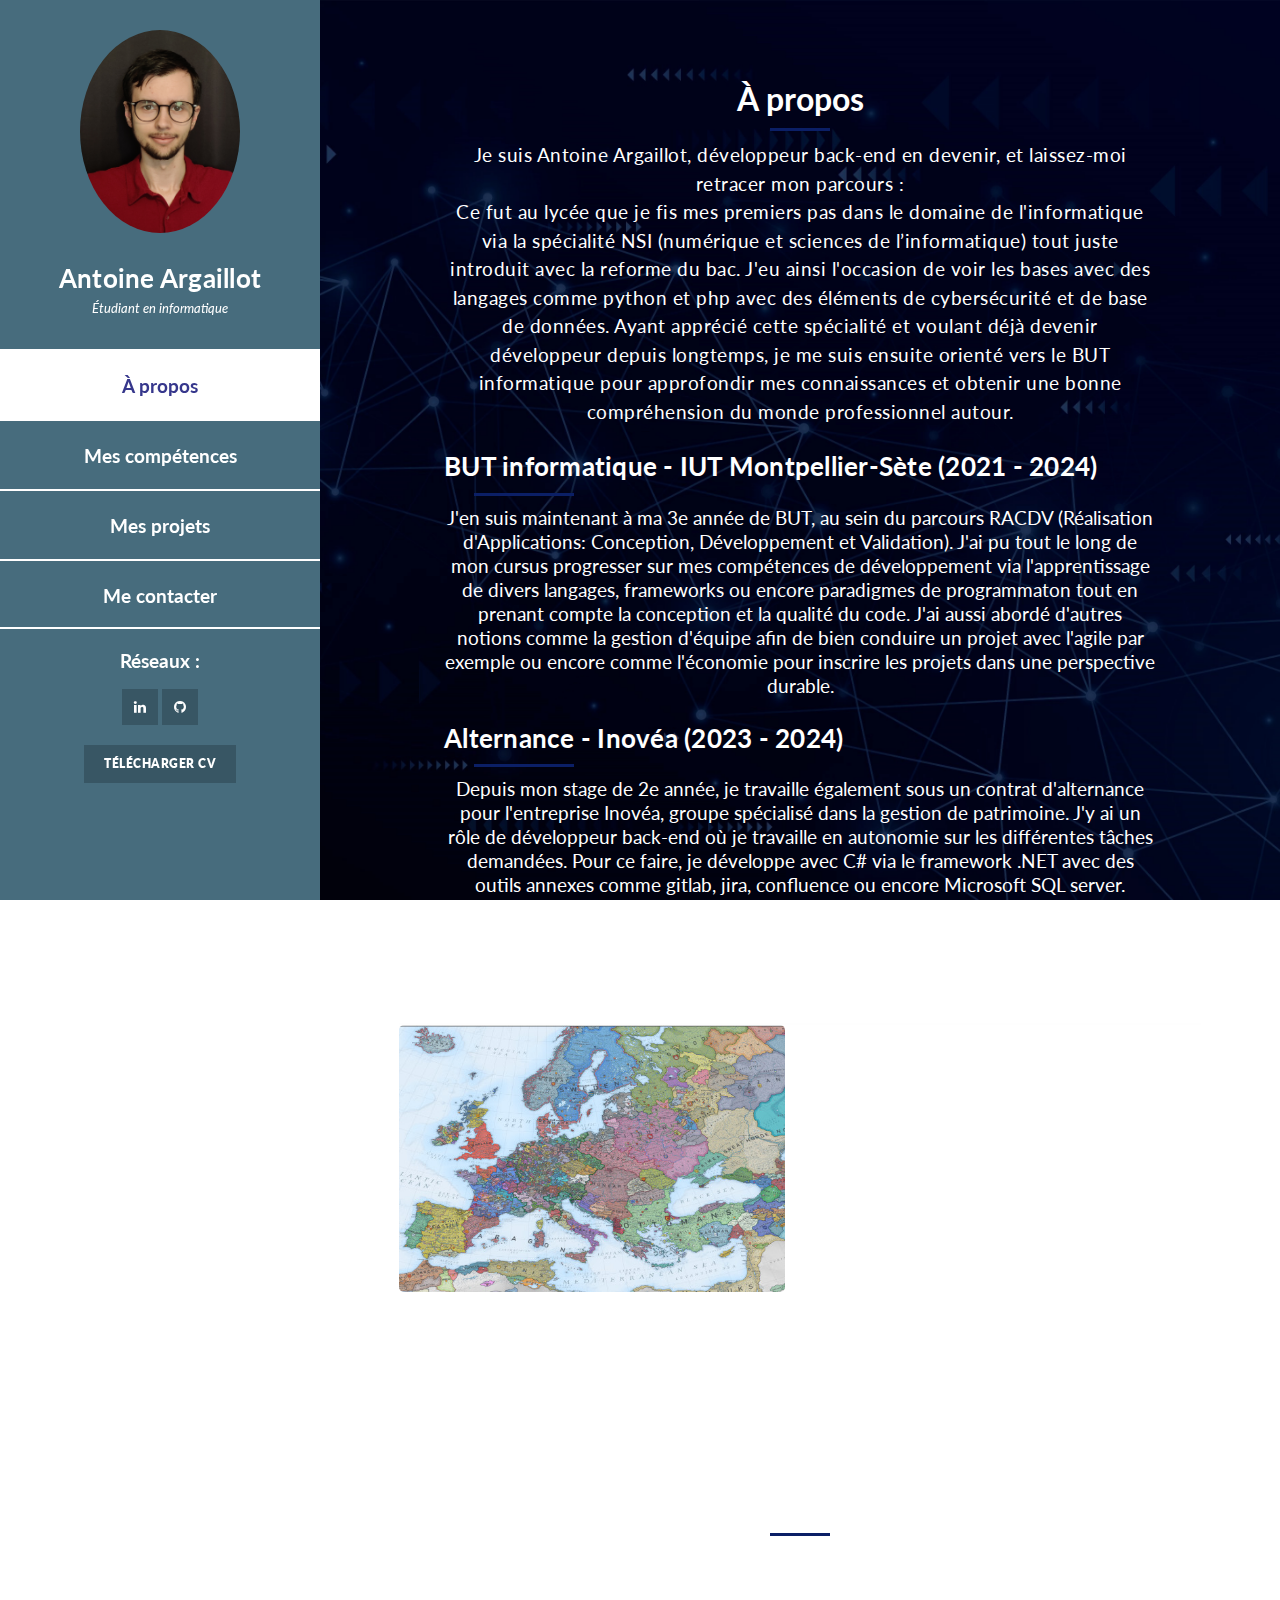
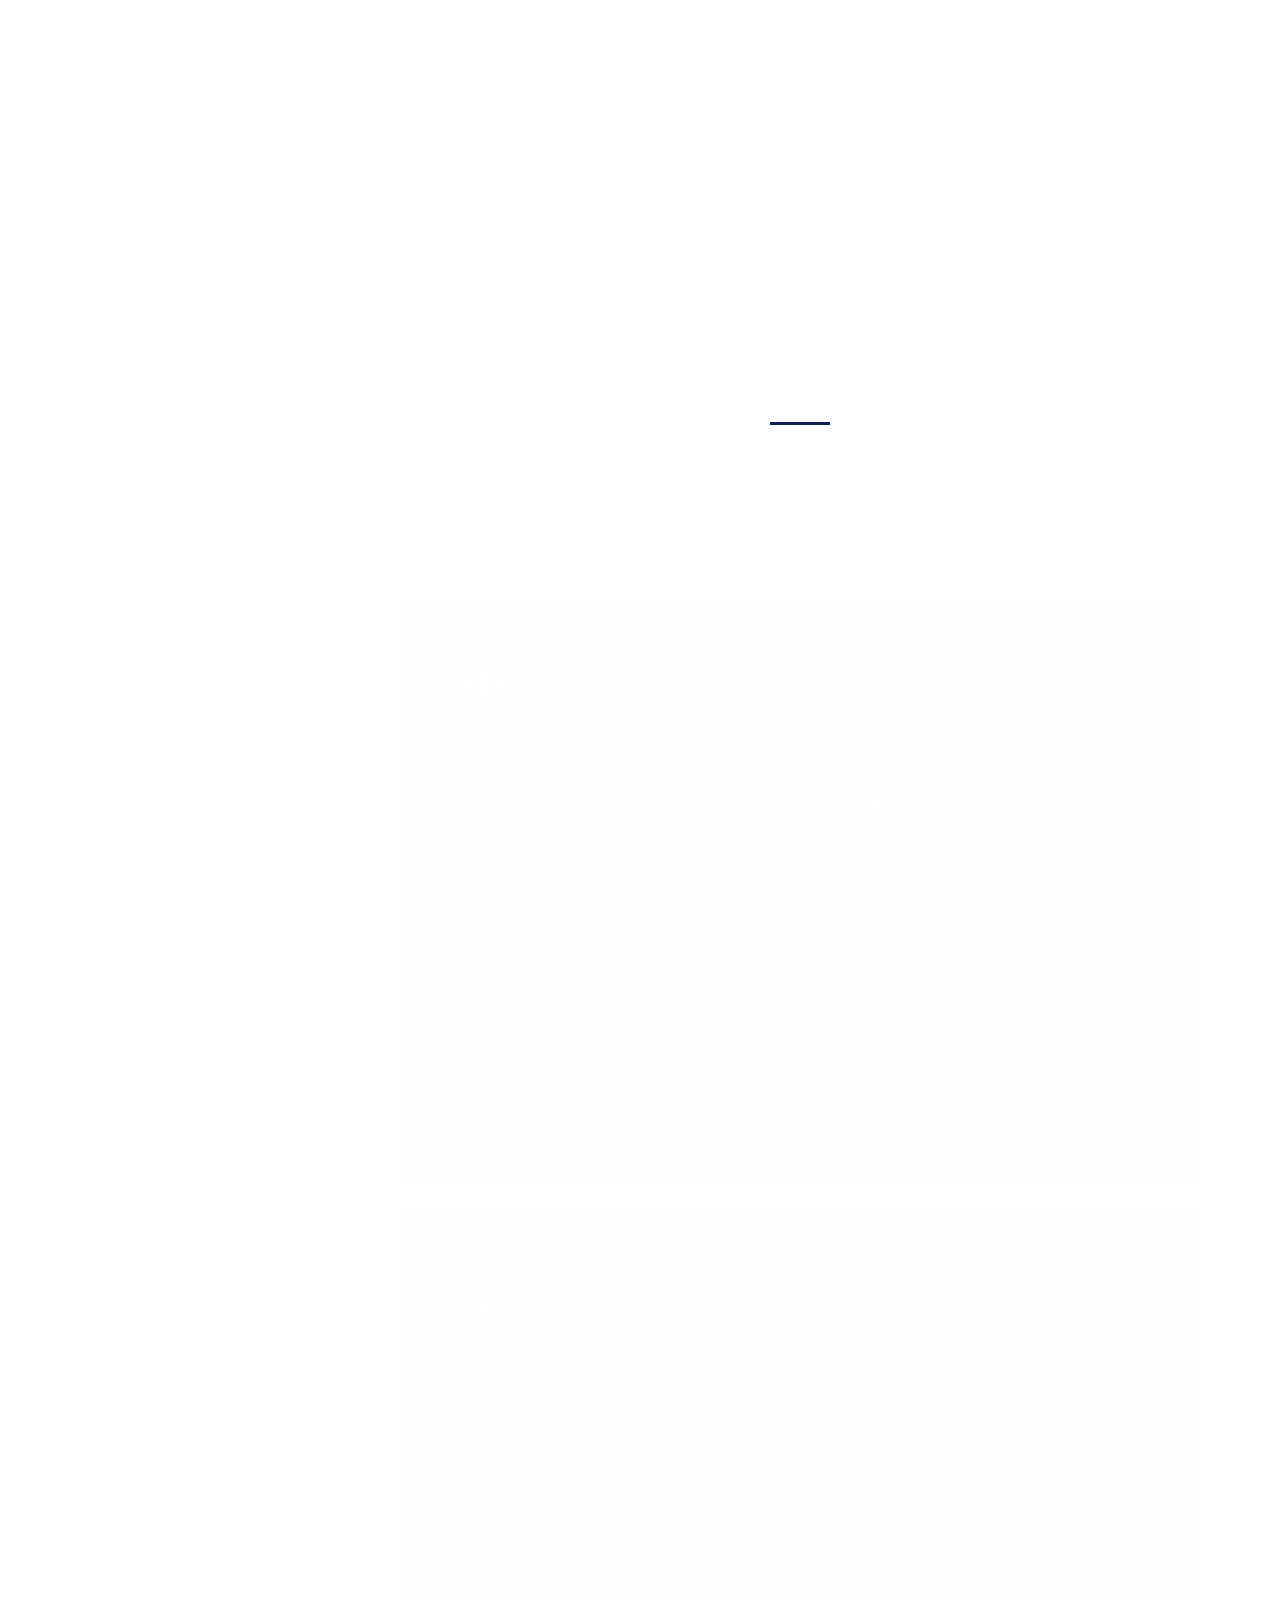
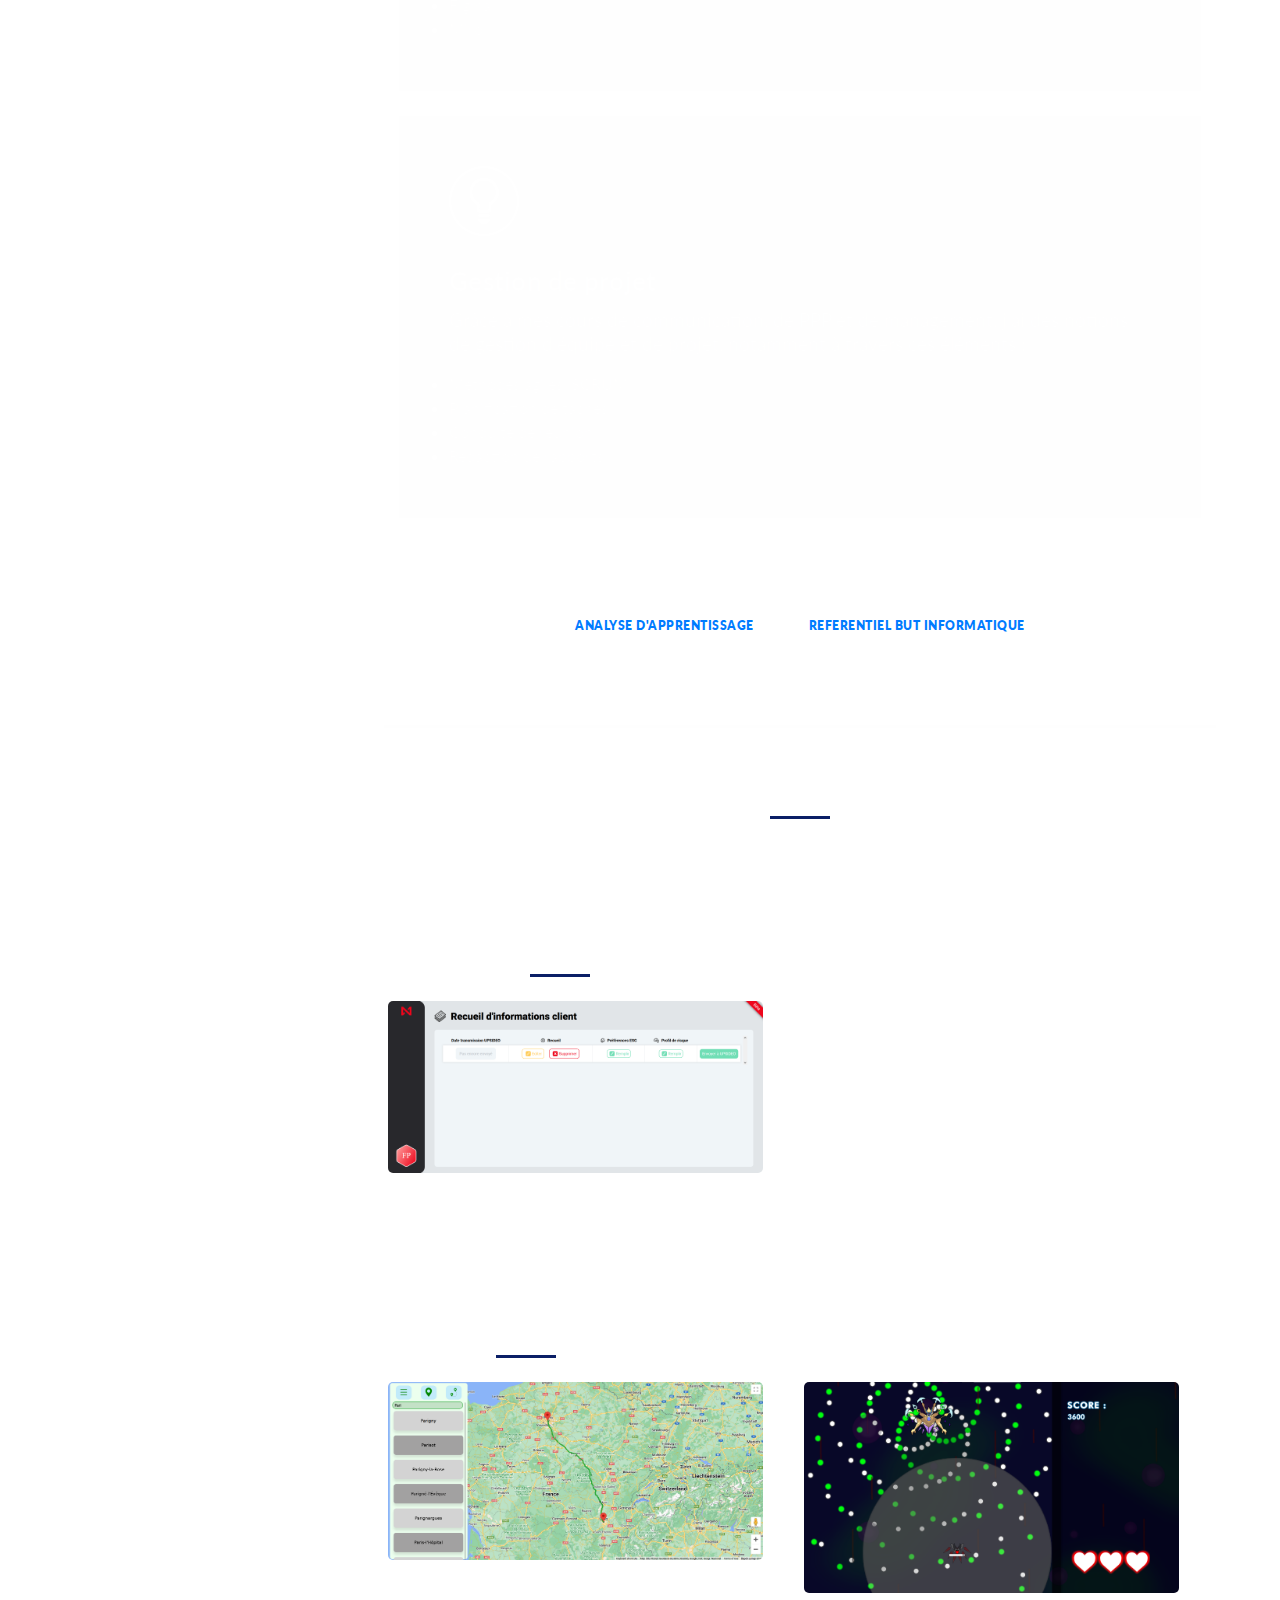
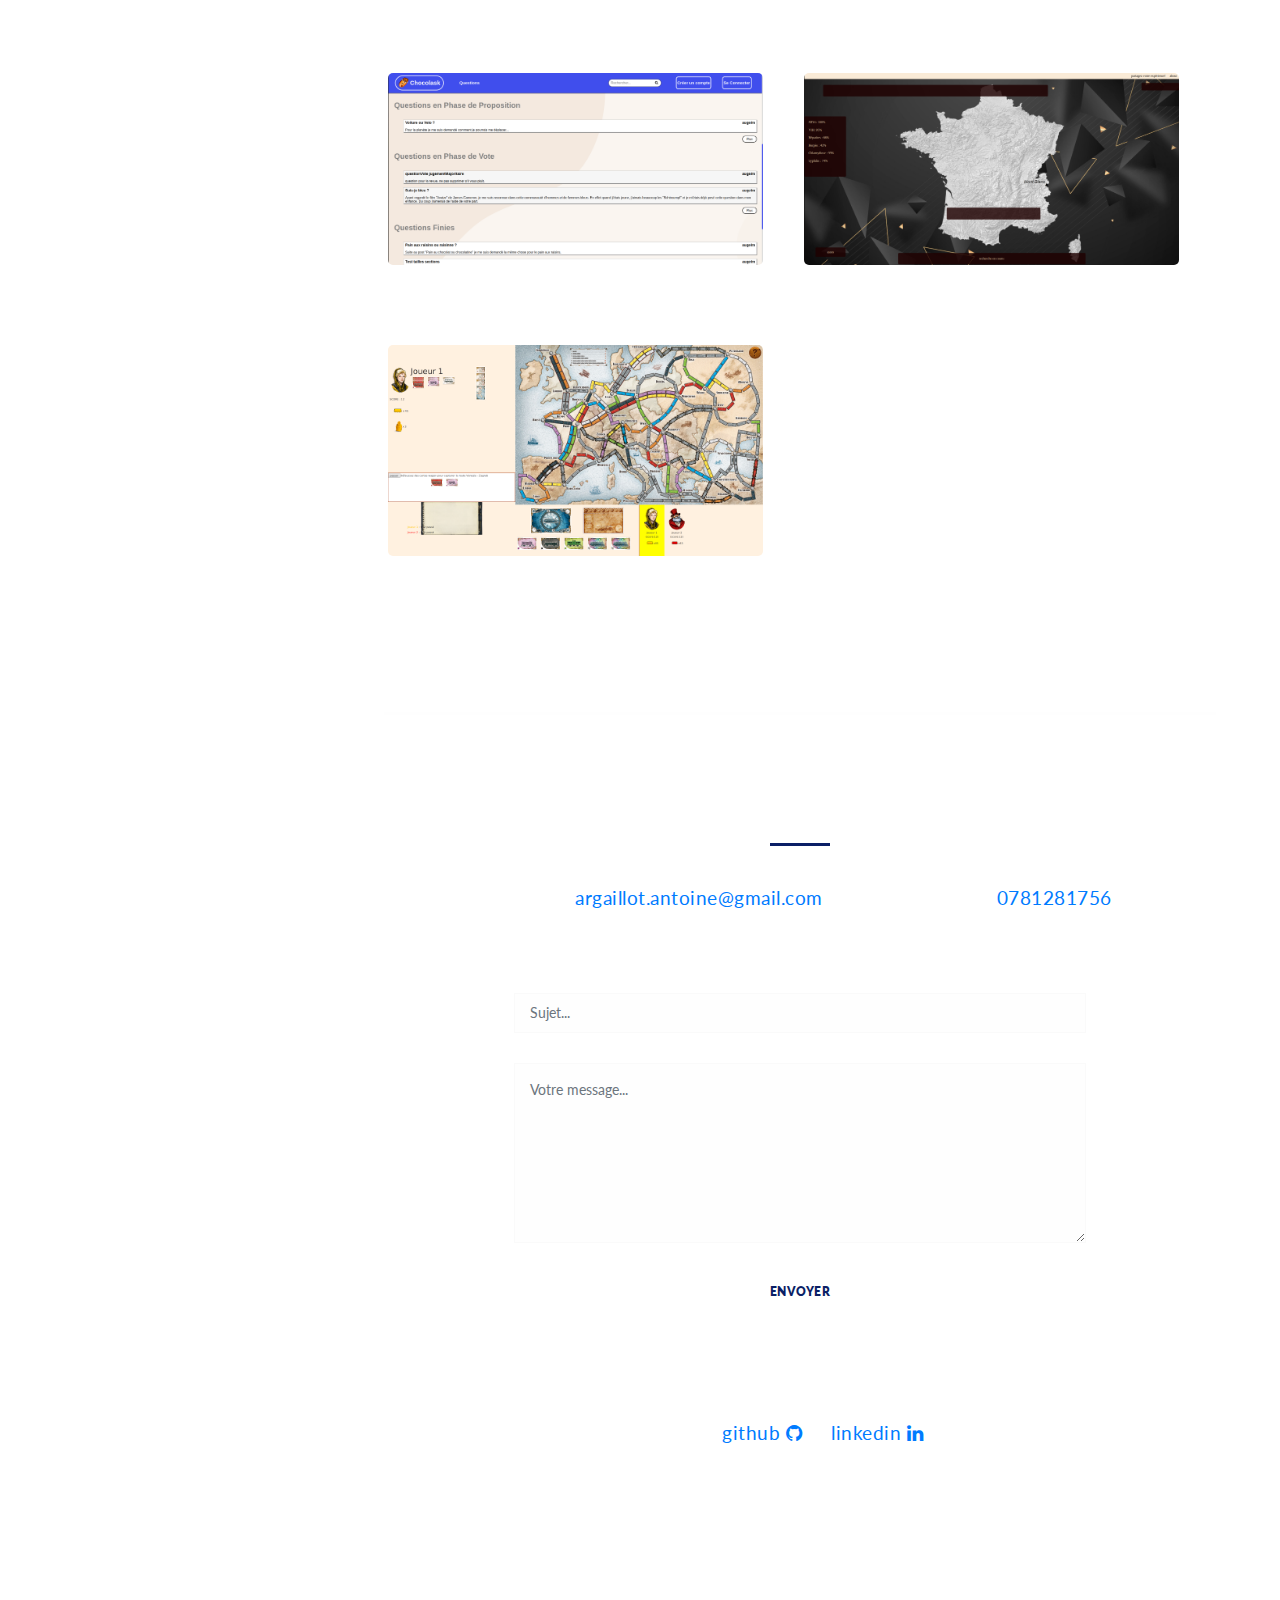
<file: index.html>
<!DOCTYPE html>
<html lang="fr">
<head>
    <meta charset="utf-8"/>
    <meta
            name="viewport"
            content="width=device-width, initial-scale=1, shrink-to-fit=no"
    />
    <meta name="description" content=""/>
    <meta name="author" content=""/>
    <link
            href="https://fonts.googleapis.com/css?family=Lato:100,300,400,700,900"
            rel="stylesheet"
    />

    <title>Antoine Argaillot Portfolio</title>
    <!--
    Reflux Template
    https://templatemo.com/tm-531-reflux
    -->
    <!-- Bootstrap core CSS -->
    <link href="vendor/bootstrap/css/bootstrap.min.css" rel="stylesheet"/>

    <!-- Additional CSS Files -->
    <link rel="stylesheet" href="assets/css/fontawesome.css"/>
    <link rel="stylesheet" href="assets/css/templatemo-style.css"/>
    <link rel="stylesheet" href="assets/css/owl.css"/>
    <link rel="stylesheet" href="assets/css/lightbox.css"/>
</head>

<body>
<div id="page-wraper">
    <!-- Sidebar Menu -->
    <div class="responsive-nav">
        <i class="fa fa-bars" id="menu-toggle"></i>
        <div id="menu" class="menu">
            <i class="fa fa-times" id="menu-close"></i>
            <div class="container">
                <div class="image">
                    <a href="#"><img src="assets/images/profil/profilePicture.png" alt=""/></a>
                </div>
                <div class="author-content">
                    <h4>Antoine Argaillot</h4>
                    <span>Étudiant en informatique</span>
                </div>
                <nav class="main-nav" role="navigation">
                    <ul class="main-menu">
                        <li><a href="#section1">À propos</a></li>
                        <li><a href="#section2">Mes compétences</a></li>
                        <li><a href="#section3">Mes projets</a></li>
                        <li><a href="#section4">Me contacter</a></li>
                    </ul>
                </nav>
                <div class="social-network">
                    <p class="reseaux">Réseaux :</p>
                    <ul>
                        <li>
                            <a href="https://www.linkedin.com/in/antoine-argaillot/"><i class="fa fa-linkedin"></i></a>
                        </li>
                        <li>
                            <a href="https://github.com/Phiroy"><i class="fa fa-github"></i></a>
                        </li>
                    </ul>
                </div>

                <div class="button" id="cv">
                    <a href="assets/images/profil/CV-ARGAILLOT.pdf">télécharger CV</a>
                </div>
            </div>
        </div>
    </div>

    <section class="section about-me" data-section="section1">
        <div class="container">
            <div class="section-heading">
                <h2>À propos</h2>
                <div class="line-dec"></div>
                <span>
                    Je suis Antoine Argaillot, développeur back-end en devenir, et laissez-moi retracer mon parcours :
                    <br>Ce fut au lycée que je fis mes premiers pas dans le domaine de l'informatique via la spécialité NSI (numérique et sciences de l’informatique) tout juste introduit avec la reforme du bac.
                  J'eu ainsi l'occasion de voir les bases avec des langages comme python et php avec des éléments de cybersécurité et de base de données.
                  Ayant apprécié cette spécialité et voulant déjà devenir développeur depuis longtemps, je me suis ensuite orienté vers le BUT informatique pour approfondir mes connaissances et obtenir une bonne compréhension du monde professionnel autour.</span>
                <h4 class="title-start">BUT informatique - IUT Montpellier-Sète (2021 - 2024)</h4>
                <div class="line-dec start-line"></div>
                <p>
                    J'en suis maintenant à ma 3e année de BUT, au sein du parcours RACDV (Réalisation d'Applications:
                    Conception, Développement et Validation). J'ai pu tout le long de mon cursus progresser sur mes
                    compétences de développement via
                    l'apprentissage de divers langages, frameworks ou encore paradigmes de programmaton tout en prenant
                    compte la conception et la qualité du code.
                    J'ai aussi abordé d'autres notions comme la gestion d'équipe afin de bien conduire un projet avec
                    l'agile par exemple ou encore comme l'économie pour inscrire les projets
                    dans une perspective durable.
                </p>


                <h4 class="title-start">Alternance - Inovéa (2023 - 2024)</h4>
                <div class="line-dec start-line"></div>
                <p>
                    Depuis mon stage de 2e année, je travaille également sous un contrat d'alternance pour l'entreprise
                    Inovéa, groupe spécialisé dans la gestion de patrimoine. J'y ai un rôle de développeur back-end où
                    je travaille
                    en autonomie sur les différentes tâches demandées. Pour ce faire, je développe avec C# via le
                    framework .NET avec des outils annexes comme gitlab, jira, confluence ou encore Microsoft SQL
                    server.</span

                </p>


            </div>
            <div class="left-image-post">
                <div class="row">
                    <div class="col-md-6">
                        <div class="left-image">
                            <img src="assets/images/index/carteEurope.jpg" alt="Ma carte préférée d'Europe"/>
                        </div>
                    </div>
                    <div class="col-md-6">
                        <div class="right-text">
                            <h4>Centres d'intérêt</h4>

                            <p>
                                Je suis un grand fan de jeux vidéo, avec une préférence pour les RPG et les
                                jeux de stratégies.
                                L'histoire est également une passion pour moi. J'apprécie lire des biographies ou autre
                                livres historiques, surtout concernant la période du Moyen-Âge et de la Renaissance avec
                                les différentes dynasties.
                                J'aime également regarder ou imaginer des uchronies (histoires alternatives).
                            </p>
                        </div>
                    </div>
                </div>
            </div>
            <div class="section-heading">
                <h4>Projets avenirs</h4>
                <div class="line-dec"></div>
                <p>
                    Suite au BUT, mon objectif principal est de poursuivre mes études vers un master,
                    en continuant mon alternance actuel si possible.
                    J'aimerais nottament y découvrir de nouvelles notions entourant des domaines comme l'intelligence
                    artificielle, l'algorithmie ou encore le multimédia, bien que je ne sois pas encore décidé de ma
                    spécialisation pour l'instant.
                    Une fois mon master obtenu,
                    je compte devenir développeur logiciel back-end, mais je reste ouvert à la possibilité de faire du
                    web voir du jeu vidéo si l'occasion se présente.
                </p>
            </div>
        </div>
    </section>

    <section class="section my-services" data-section="section2">
        <div class="container">
            <div class="section-heading">
                <h2>Mes compétences</h2>
                <div class="line-dec"></div>
                <span
                >Tout le long de mon cursus, j'ai pu acquerir un ensemble non exaustif de compétences à la fois techniques et managériales que ce soit en modélisation, développement web ou encore méthodes agiles.</span
                >
            </div>
            <div>
                <div class="service-item">
                    <div class="second-service-icon service-icon"></div>
                    <h4>Langages de programmation</h4>
                    <p>
                        Mes deux langages de prédilection sont <strong>JAVA</strong> et <strong>C#</strong> que j'ai
                        utilisé extensivement dans mes études et dans mon alternance à Inovéa.
                        Je les ai ainsi mis en pratique dans un contexte de développement orienté objet, et ce, dans divers
                        cadres (logiciel, web et jeu vidéo).
                    </p>

                    <p>
                        Au sein de mes cours de développement web, j'ai appris et pratiqué ces
                        langages pour développer la partie back-end d'un site :
                    </p>
                    <div>
                        <li>PHP (avec le framework symfony)</li>
                        <li>Javascript (avec le framework Vue.js)</li>
                    </div>

                    <p>
                        J'ai aussi abordé une variété d'autres langages :
                    </p>
                    <div>
                        <li>Python ( programmation fonctionnelle au sein de mes cours de NSI )</li>
                        <li>Scala ( apprentissage du paradigme fonctionnel )</li>
                        <li>C ( programmation bas niveau )</li>
                    </div>
                </div>
                <div class="service-item">
                    <div class="third-service-icon service-icon"></div>
                    <h4>Outils</h4>
                    <p>
                        Pour développer mes projets, j'ai utilisé plusieurs IDE pour faciliter le codage :
                    </p>
                    <li>JetBrains</li>
                    <li>Visual Studio Code</li>
                    <p>
                        J'ai également utilisé Github et gitlab pour versionner et communiquer les projets
                    </p>
                    <p>
                        Enfin, j'ai fait appel à plusieurs sites pour créer des maquettes :
                    </p>
                    <li>Canva</li>
                    <li>Figma</li>
                    <li>Miro</li>

                </div>
                <div class="service-item">
                    <div class="first-service-icon service-icon"></div>
                    <h4>Gestion de projet</h4>
                    <p>
                        Grâce à mes cours de communication, de PPP et de management, j'ai des notions de gestion d'équipe et de projet, notamment à travers ces éléments :
                    </p>
                    <li>Méthodes agiles (SCRUM)</li>
                    <li>Planification de tâches</li>
                    <li>Conduite de réunion</li>
                    <li>Rédaction de rapports</li>
                </div>
                <div class="center">
                    <p>
                        Vous pouvez également regarder ces documents pour une analyse plus poussée des compétences que
                        j'ai pu acquerir en lien avec le référentiel du BUT informatique :
                    </p>
                    <div>
                        <div class="button">
                            <a href="assets/Analyse%20d'apprentissage.pdf">Analyse d'apprentissage</a>
                        </div>
                        <div class="button">
                            <a href="assets/PN%20BUT%20Informatique.pdf">Referentiel BUT informatique</a>
                        </div>
                    </div>

                </div>

            </div>
        </div>
    </section>

    <section class="section my-work" data-section="section3" id="section3">
        <div class="container">
            <div class="section-heading">
                <h2>Mes projets</h2>
                <div class="line-dec"></div>
                <span
                >Sélection de projets realisés pendant mon BUT informatique.</span
                >
            </div>
            <div class="row">
                <div class="section-heading">
                    <h4>Projets professionnels</h4>
                    <div class="line-dec"></div>
                </div>
                <div>
                    <div class="isotope-box project-container">


                        <div class="isotope-item">
                            <figure class="snip1321">
                                <img
                                        src="assets/images/RIC/home%20screen.png"
                                        alt="sq-sample26"
                                />
                                <a href="Inovea_RIC.html">
                                    <figcaption>
                                        <h4>RIC</h4>
                                        <span>API web de remplissage d'information de l'entreprise Inovéa</span>
                                    </figcaption>
                                </a>
                            </figure>
                        </div>


                    </div>
                </div>
            </div>
            <div class="row">
                <div class="section-heading">
                    <h4>Projets scolaires</h4>
                    <div class="line-dec"></div>
                </div>
                <div class="project-container">
                    <div class="isotope-item">
                        <figure class="snip1321">

                            <img
                                    src="assets/images/chocomaps/chocomaps.png"
                                    alt="sq-sample26"
                            />
                            <a href="Chocomaps.html">
                                <figcaption>
                                    <h4>Chocomaps</h4>
                                    <span>SAÉ web du 4e semestre</span>
                                </figcaption>
                            </a>
                        </figure>

                    </div>
                    <div class="isotope-item">
                        <figure class="snip1321">

                            <img
                                    src="assets/images/temporalrift/temporalRift.png"
                                    alt="sq-sample26"
                            />
                            <a href="temporalRift.html">
                                <figcaption>
                                    <h4>Temporal Rift</h4>
                                    <span>Code Game Jam 2023 de l'IUT de Montpellier-Sète</span>
                                </figcaption>
                            </a>
                        </figure>

                    </div>

                    <div class="isotope-item">
                        <figure class="snip1321">
                            <img
                                    src="assets/images/chocolask/chocolask.png"
                                    alt="sq-sample26"
                            />
                            <a href="Chocolask.html">
                                <figcaption>
                                    <h4>Site Chocolask</h4>
                                    <span>SAÉ web du 3eme semestre</span>
                                </figcaption>
                            </a>
                        </figure>
                    </div>

                    <div class="isotope-item">
                        <figure class="snip1321">
                            <img
                                    src="assets/images/ndi2022/nuitInfo.png"
                                    alt="sq-sample26"
                            />
                            <a href="nuitInfo.html">
                                <figcaption>
                                    <h4>Nuit de l'informatique</h4>
                                    <span>Site de prévention réalisé lors de la nuit de l'informatique 2022</span>
                                </figcaption>
                            </a>
                        </figure>
                    </div>

                    <div class="isotope-item">
                        <figure class="snip1321">
                            <img
                                    src="assets/images/rail/railIHM.png"
                                    alt="sq-sample26"
                            />
                            <a href="AventuriersDuRail.html">
                                <figcaption>
                                    <h4>Les aventuriers du rail</h4>
                                    <span>SAÉ du 2e semestre de programmation de jeu de société</span>
                                </figcaption>
                            </a>
                        </figure>
                    </div>


                </div>

            </div>


        </div>
    </section>
    <section class="section contact-me" data-section="section4">
        <div class="container">
            <div class="section-heading">
                <h2>Me contacter</h2>
                <div class="line-dec"></div>
                <span
                >Vous pouvez m'envoyer un message via le formulaire ci-dessous ou directement par mail :
                    <a href="mailto: argaillot.antoine@gmail.com">argaillot.antoine@gmail.com</a>
                    ou par téléphone : <a href="tel:0781281756">0781281756</a>
                </span
                >
            </div>
            <div class="row contact">
                <div class="right-content">
                    <div class="container">
                        <form id="contact" action="" method="post">
                            <div class="row">
                                <div class="col-md-12">
                                    <fieldset>
                                        <input
                                                name="subject"
                                                type="text"
                                                class="form-control"
                                                id="subject"
                                                placeholder="Sujet..."
                                                required=""
                                        />
                                    </fieldset>
                                </div>
                                <div class="col-md-12">
                                    <fieldset>
                        <textarea
                                name="message"
                                rows="6"
                                class="form-control"
                                id="message"
                                placeholder="Votre message..."
                                required=""
                        ></textarea>
                                    </fieldset>
                                </div>
                                <div class="col-md-12">
                                    <fieldset>
                                        <button type="submit" id="form-submit" class="button">
                                            Envoyer
                                        </button>
                                    </fieldset>
                                </div>
                            </div>
                        </form>
                    </div>

                </div>
            </div>
            <div class="section-heading">
                <span>Si vous êtes intéressé par mon profil, vous pouvez également me suivre sur mon <a
                        href="https://github.com/Phiroy">github <i class="fa fa-github"></i></a>
                 et <a href="https://www.linkedin.com/in/antoine-argaillot/">linkedin <i class="fa fa-linkedin"></i></a> </span>

            </div>
        </div>

    </section>
</div>
</div>

<!-- Scripts -->
<!-- Bootstrap core JavaScript -->
<script src="vendor/jquery/jquery.min.js"></script>
<script src="vendor/bootstrap/js/bootstrap.bundle.min.js"></script>

<script src="assets/js/isotope.min.js"></script>
<script src="assets/js/owl-carousel.js"></script>
<!--    <script src="assets/js/lightbox.js"></script>-->
<script src="assets/js/custom.js"></script>
<script>
    //according to loftblog tut
    $(".main-menu li:first").addClass("active");

    var showSection = function showSection(section, isAnimate) {
        var direction = section.replace(/#/, ""),
            reqSection = $(".section").filter(
                '[data-section="' + direction + '"]'
            ),
            reqSectionPos = reqSection.offset().top - 0;

        if (isAnimate) {
            $("body, html").animate(
                {
                    scrollTop: reqSectionPos
                },
                800
            );
        } else {
            $("body, html").scrollTop(reqSectionPos);
        }
    };

    var checkSection = function checkSection() {
        $(".section").each(function () {
            var $this = $(this),
                topEdge = $this.offset().top - 80,
                bottomEdge = topEdge + $this.height(),
                wScroll = $(window).scrollTop();
            if (topEdge < wScroll && bottomEdge > wScroll) {
                var currentId = $this.data("section"),
                    reqLink = $("a").filter("[href*=\\#" + currentId + "]");
                reqLink
                    .closest("li")
                    .closest("li")
                    .addClass("active")
                    .siblings()
                    .removeClass("active");
            }
        });
    };

    $(".main-menu").on("click", "a", function (e) {
        e.preventDefault();
        showSection($(this).attr("href"), true);
    });

    $(window).scroll(function () {
        checkSection();
    });
    document.getElementById('contact').addEventListener('submit', function (event) {
        event.preventDefault();

        var subject = document.getElementById('subject').value;
        var message = document.getElementById('message').value;

        window.location.href = "mailto:argaillot.antoine@gmail.com?Subject=" + encodeURIComponent(subject) + "&body=" + encodeURIComponent(message);
    });


</script>
</body>
</html>
</file>
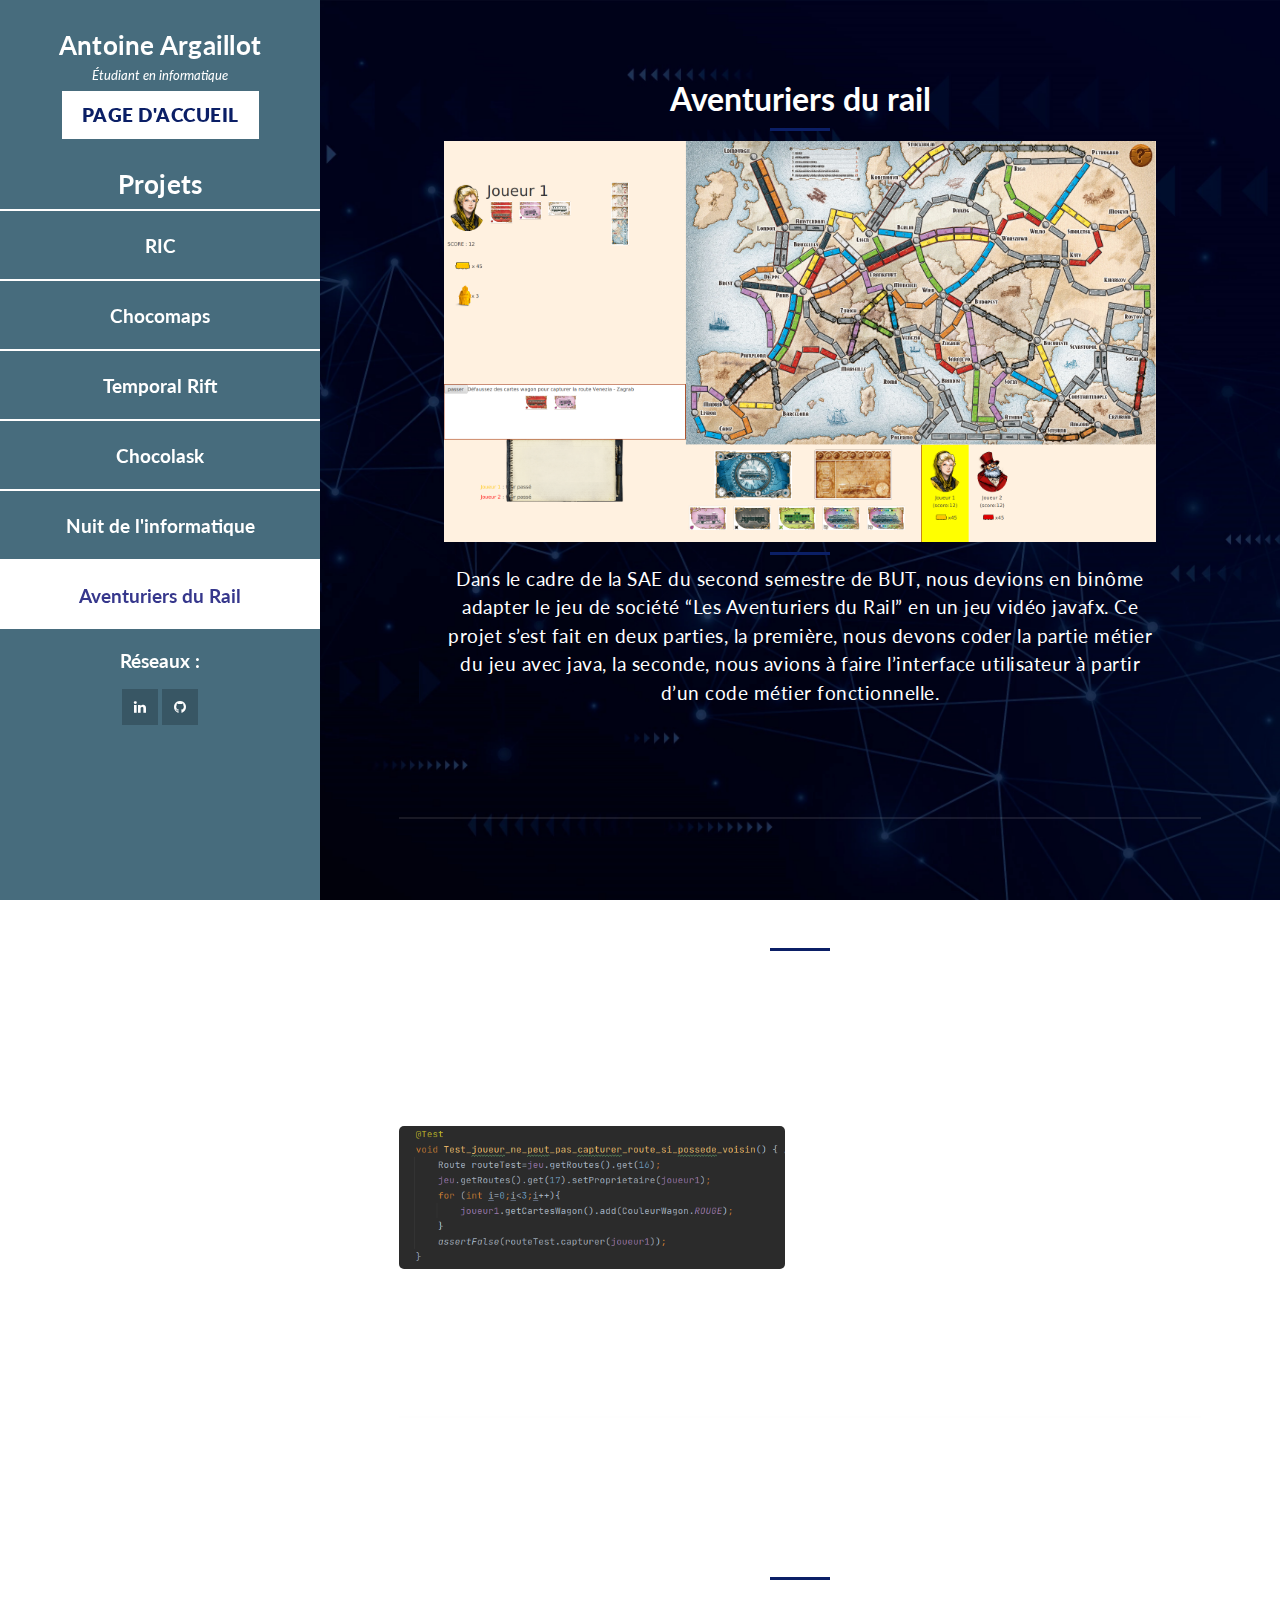
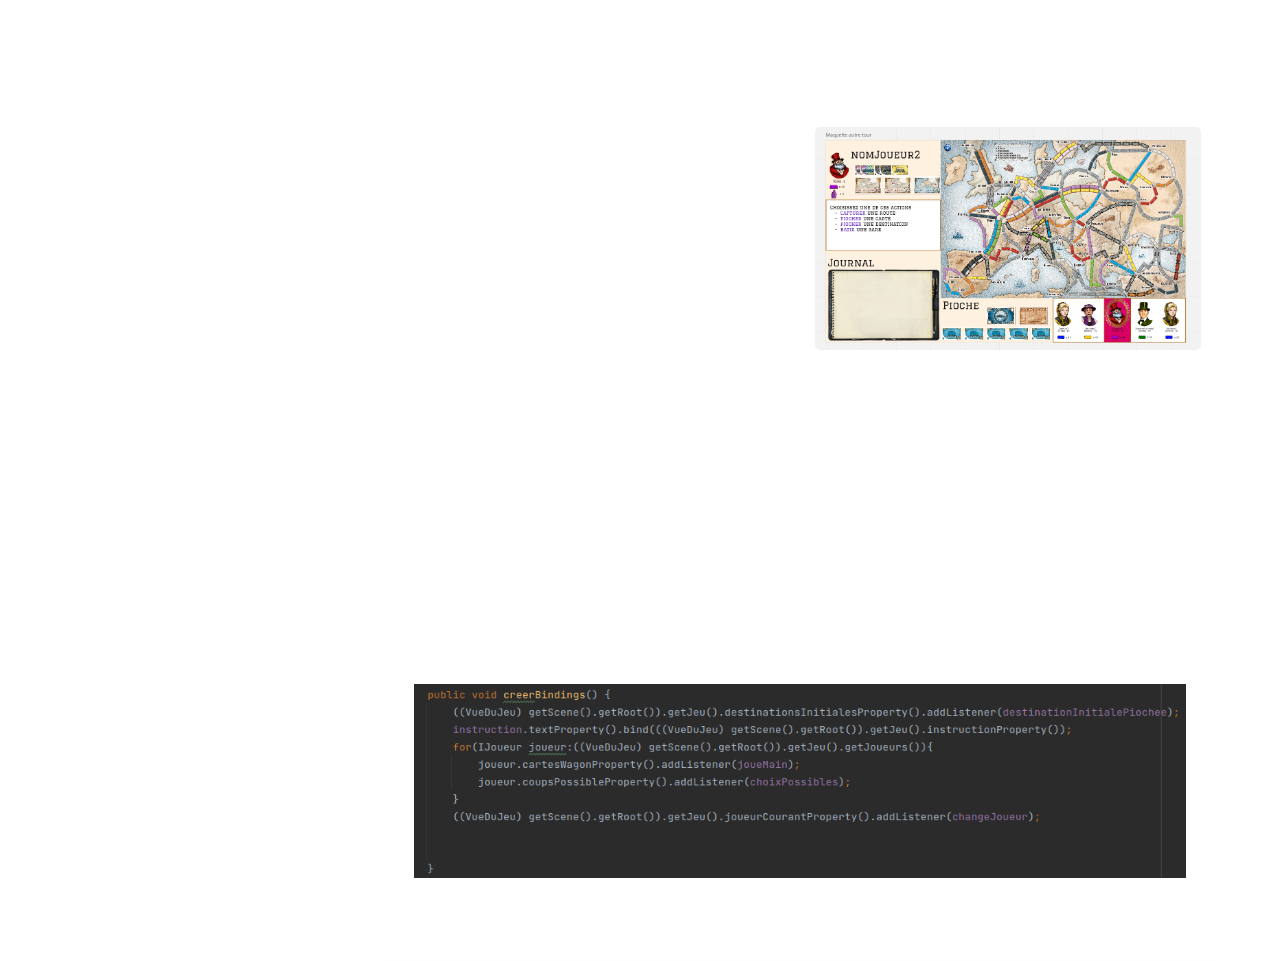
<file: AventuriersDuRail.html>
<!DOCTYPE html>
<html lang="fr">
<head>
    <meta charset="utf-8"/>
    <meta
            name="viewport"
            content="width=device-width, initial-scale=1, shrink-to-fit=no"
    />
    <meta name="description" content=""/>
    <meta name="author" content=""/>
    <link
            href="https://fonts.googleapis.com/css?family=Lato:100,300,400,700,900"
            rel="stylesheet"
    />

    <title>Rail Portfolio</title>
    <!--
    Reflux Template
    https://templatemo.com/tm-531-reflux
    -->
    <!-- Bootstrap core CSS -->
    <link href="vendor/bootstrap/css/bootstrap.min.css" rel="stylesheet"/>

    <!-- Additional CSS Files -->
    <link rel="stylesheet" href="assets/css/fontawesome.css"/>
    <link rel="stylesheet" href="assets/css/templatemo-style.css"/>
    <link rel="stylesheet" href="assets/css/owl.css"/>
    <link rel="stylesheet" href="assets/css/lightbox.css"/>
</head>

<body>
<div id="page-wraper">
    <!-- Sidebar Menu -->
    <div class="responsive-nav">
        <i class="fa fa-bars" id="menu-toggle"></i>
        <div id="menu" class="menu">
            <i class="fa fa-times" id="menu-close"></i>
            <div class="container">
                <div class="author-content">
                    <h4>Antoine Argaillot</h4>
                    <span>Étudiant en informatique</span>
                    <div class="button home-button">
                        <a href="index.html#section3">Page d'accueil</a>
                    </div>
                </div>
                <h4>Projets</h4>

                <nav class="main-nav">
                    <ul class="main-menu">
                        <li><a href="Inovea_RIC.html">RIC</a></li>
                        <li><a href="Chocomaps.html">Chocomaps</a></li>
                        <li><a href="temporalRift.html">Temporal Rift</a></li>
                        <li><a href="Chocolask.html">Chocolask</a></li>
                        <li><a href="nuitInfo.html">Nuit de l'informatique</a></li>
                        <li class="active"><a href="AventuriersDuRail.html">Aventuriers du Rail</a></li>
                    </ul>
                </nav>
                <div class="social-network">
                    <p class="reseaux">Réseaux :</p>
                    <ul>
                        <li>
                            <a href="https://www.linkedin.com/in/antoine-argaillot/"><i class="fa fa-linkedin"></i></a>
                        </li>
                        <li>
                            <a href="https://github.com/Phiroy"><i class="fa fa-github"></i></a>
                        </li>
                    </ul>
                </div>
            </div>
        </div>
    </div>

    <section class="section">
        <div class="container">
            <div class="section-heading">
                <h2>Aventuriers du rail</h2>
                <div class="line-dec"></div>
                <img
                        src="assets/images/rail/railIHM.png"
                        alt="sq-sample26"
                />
                <div class="line-dec"></div>
                <span
                >Dans le cadre de la SAE du second semestre de BUT, nous devions en binôme adapter le jeu de société “Les Aventuriers du Rail” en un jeu vidéo javafx.
                    Ce projet s’est fait en deux parties, la première, nous devons coder la partie métier du jeu avec java, la seconde, nous avions à faire l’interface
                    utilisateur à partir d’un code métier fonctionnelle.</span
                >

            </div>
        </div>

        <div class="container">

            <div class="left-image-post">
                <div class="row">
                    <div class="section-heading">
                        <h2>Partie développement</h2>
                        <div class="line-dec"></div>

                        <span
                        >Cette partie était l’occasion d’appliquer l’ensemble des cours sur le développement objet avec le polymorphisme
                et l’utilisation d’Array list pour pouvoir développer une vraie application java.</span
                        >
                    </div>
                    <div class="col-md-6">
                        <div class="left-image">
                            <img src="assets/images/rail/testsADR.png" alt=""/>
                        </div>
                    </div>
                    <div class="col-md-6">
                        <div class="right-text">
                            <h4>Tests</h4>

                            <p>
                                Pour faire la partie métier du projet, on nous avait fourni une interface de base pour
                                pouvoir tester plus facilement et ainsi trouver des bugs lors des parties tests.

                                Parallèlement, on devait également écrire des tests unitaires pour vérifier de manière
                                plus précise si nos méthodes fonctionnaient correctement.

                            </p>
                        </div>
                    </div>
                </div>
            </div>
        </div>


        <div class="container">

            <div class="right-image-post">

                <div class="row">
                    <div class="section-heading">
                        <h2>Partie interface</h2>
                        <div class="line-dec"></div>
                        <span
                        >Nous avons mis en place lors de cette phase ce que nous avons appris en termes d'ergonomie et de codage en javafx.</span
                        >
                    </div>
                    <div class="col-md-6">
                        <div class="right-text">
                            <h4>Maquette</h4>

                            <p>
                                Avant de coder l’interface utilisateur du jeu, moi et mon binôme devions réaliser la maquette de l’interface
                                en tenant compte d'autres projets du même type ainsi que des principes ergonomiques pour assurer une bonne expérience
                                utilisateur.

                            </p>
                        </div>
                    </div>
                    <div class="col-md-6">
                        <div class="left-image">
                            <img src="assets/images/rail/maquette.png" alt=""/>
                        </div>
                    </div>

                </div>
            </div>
            <div class="section-heading">
                <span
                >Tout le long de cette phase, nous nous sommes efforcés de reproduire la maquette en utilisant les propriétés
                de javafx tel que les bindings ou les listener pour effectuer les actions et les conteneurs afin d’afficher les différents éléments.</span
                >
            </div>
            <div class="container"><img src="assets/images/rail/bindings.png" alt=""/></div>


        </div>

    </section>




</div>

<!-- Scripts -->
<!-- Bootstrap core JavaScript -->
<script src="vendor/jquery/jquery.min.js"></script>
<script src="vendor/bootstrap/js/bootstrap.bundle.min.js"></script>

<script src="assets/js/isotope.min.js"></script>
<script src="assets/js/owl-carousel.js"></script>
<!--    <script src="assets/js/lightbox.js"></script>-->
<script src="assets/js/custom.js"></script>

</body>
</html>
</file>
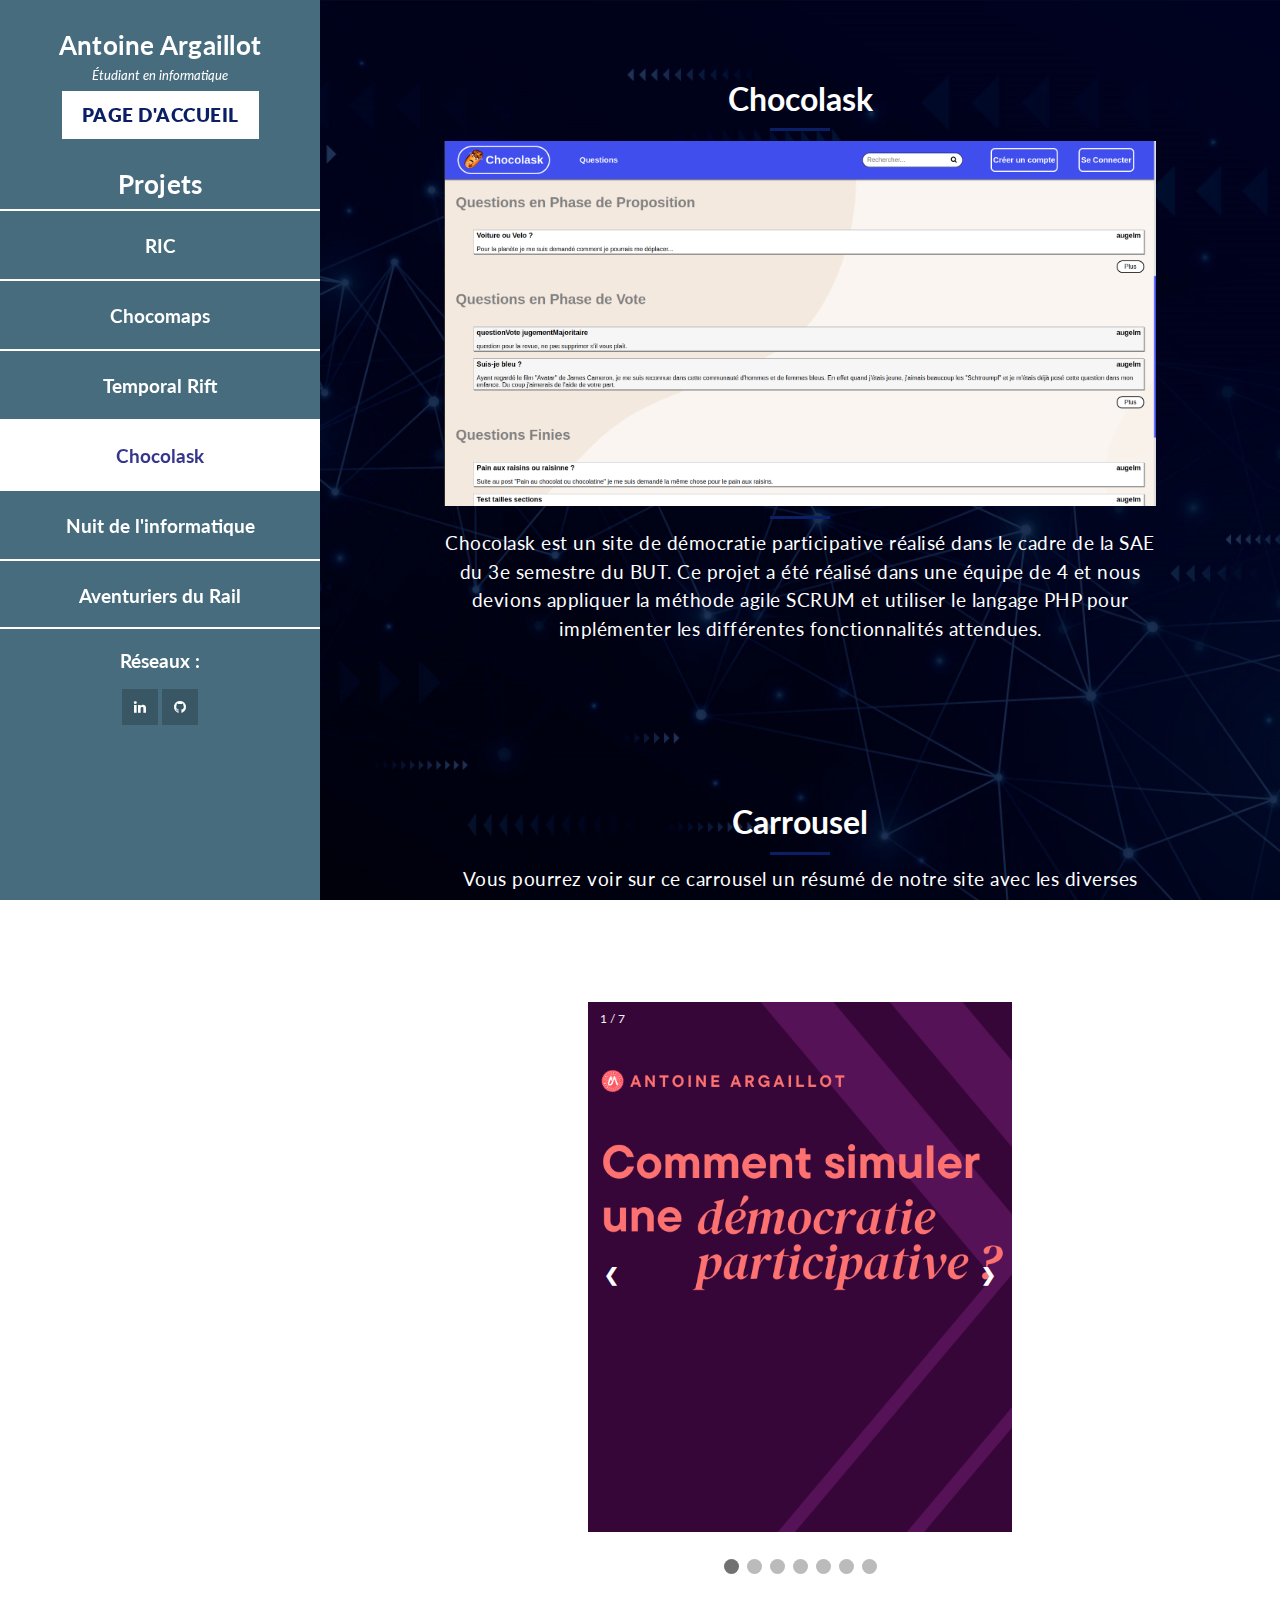
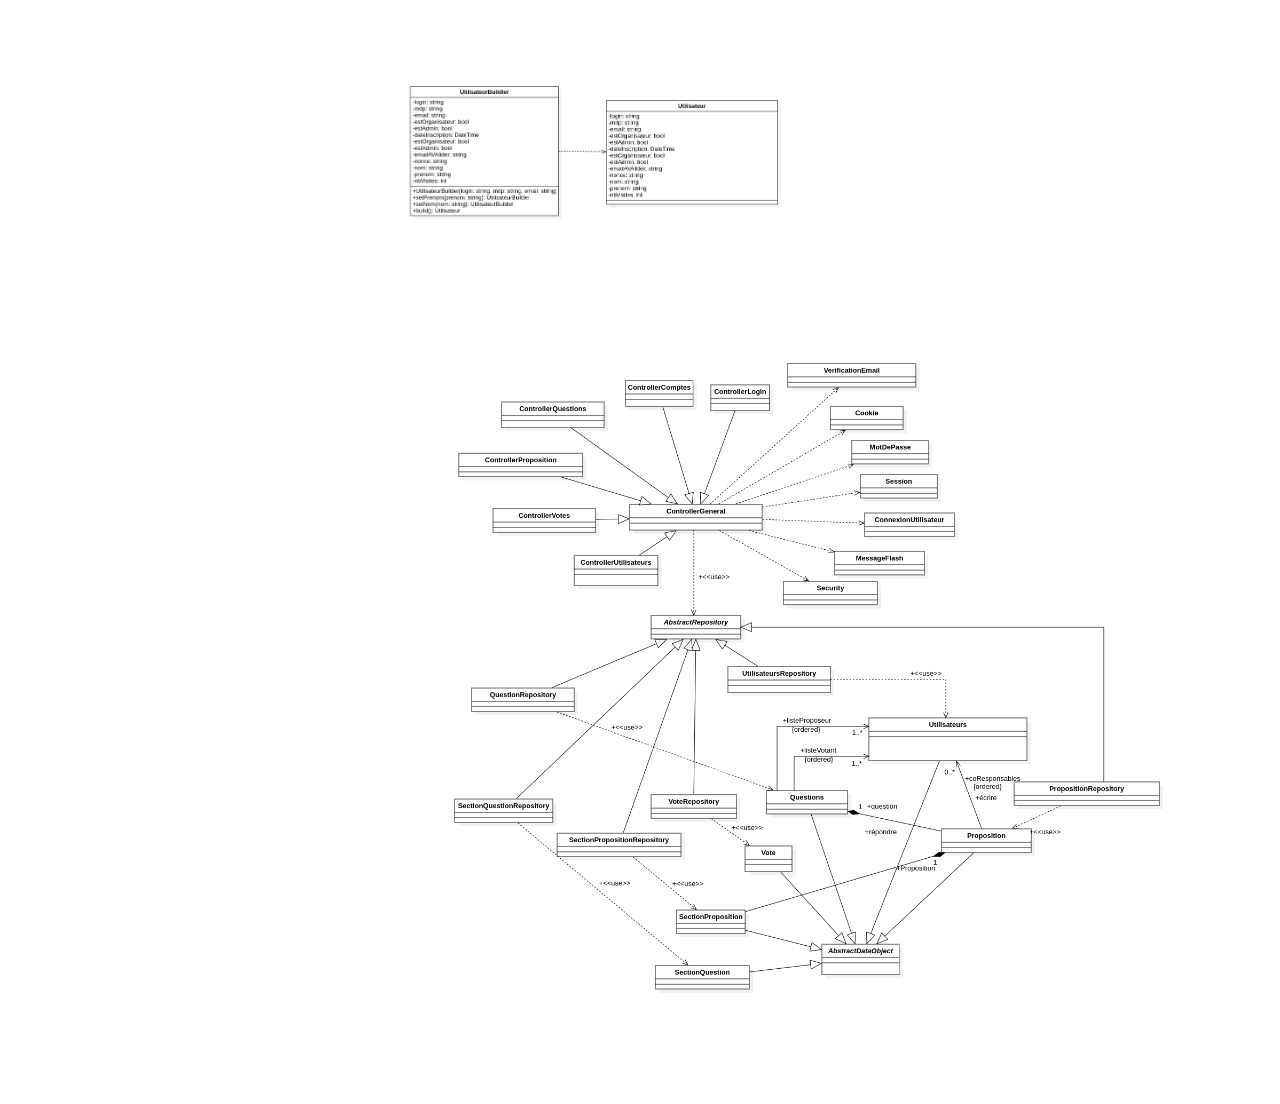
<file: Chocolask.html>
<!DOCTYPE html>
<html lang="fr">
<head>
    <meta charset="utf-8"/>
    <meta
            name="viewport"
            content="width=device-width, initial-scale=1, shrink-to-fit=no"
    />
    <meta name="description" content=""/>
    <meta name="author" content=""/>
    <link
            href="https://fonts.googleapis.com/css?family=Lato:100,300,400,700,900"
            rel="stylesheet"
    />

    <title>Chocolask Portfolio</title>
    <!--
    Reflux Template
    https://templatemo.com/tm-531-reflux
    -->
    <!-- Bootstrap core CSS -->
    <link href="vendor/bootstrap/css/bootstrap.min.css" rel="stylesheet"/>

    <!-- Additional CSS Files -->
    <link rel="stylesheet" href="assets/css/fontawesome.css"/>
    <link rel="stylesheet" href="assets/css/templatemo-style.css"/>
    <link rel="stylesheet" href="assets/css/owl.css"/>
    <link rel="stylesheet" href="assets/css/lightbox.css"/>
    <link rel="stylesheet" href="assets/css/carrousel.css"/>
</head>

<body>
<div id="page-wraper">
    <!-- Sidebar Menu -->
    <div class="responsive-nav">
        <i class="fa fa-bars" id="menu-toggle"></i>
        <div id="menu" class="menu">
            <i class="fa fa-times" id="menu-close"></i>
            <div class="container">
                <div class="author-content">
                    <h4>Antoine Argaillot</h4>
                    <span>Étudiant en informatique</span>
                    <div class="button home-button">
                        <a href="index.html#section3">Page d'accueil</a>
                    </div>
                </div>
                <h4>Projets</h4>

                <nav class="main-nav">
                    <ul class="main-menu">
                        <li><a href="Inovea_RIC.html">RIC</a></li>
                        <li><a href="Chocomaps.html">Chocomaps</a></li>
                        <li><a href="temporalRift.html">Temporal Rift</a></li>
                        <li class="active"><a href="Chocolask.html">Chocolask</a></li>
                        <li><a href="nuitInfo.html">Nuit de l'informatique</a></li>
                        <li><a href="AventuriersDuRail.html">Aventuriers du Rail</a></li>
                    </ul>
                </nav>
                <div class="social-network">
                    <p class="reseaux">Réseaux :</p>
                    <ul>
                        <li>
                            <a href="https://www.linkedin.com/in/antoine-argaillot/"><i class="fa fa-linkedin"></i></a>
                        </li>
                        <li>
                            <a href="https://github.com/Phiroy"><i class="fa fa-github"></i></a>
                        </li>
                    </ul>
                </div>
            </div>
        </div>
    </div>

    <section class="section">
        <div class="container">
            <div class="section-heading">
                <h2>Chocolask</h2>
                <div class="line-dec"></div>
                <img
                        src="assets/images/chocolask/chocolask.png"
                        alt="sq-sample26"
                />
                <div class="line-dec"></div>
                <span
                >Chocolask est un site de démocratie participative réalisé dans le cadre de la SAE du 3e semestre du BUT.
                    Ce projet a été réalisé dans une équipe de 4
                    et nous devions appliquer la méthode agile SCRUM et utiliser le langage PHP pour implémenter les différentes fonctionnalités attendues.</span
                >


            </div>

        <div class="container">
            <div class="section-heading">
                <h2>Carrousel</h2>
                <div class="line-dec"></div>
                <span
                >Vous pourrez voir sur ce carrousel un résumé de notre site avec les diverses pages,
                fonctionnalités et technologies utilisées.</span
                >


            </div>


            <div class="slideshow-container">

                <!-- Full-width images with number and caption text -->
                <div class="mySlides fade">
                    <div class="numbertext">1 / 7</div>
                    <img src="assets/images/carrousel-argaillot/1.png" style="width:100%">
                </div>

                <div class="mySlides fade">
                    <div class="numbertext">2 / 7</div>
                    <img src="assets/images/carrousel-argaillot/2.png" style="width:100%">
                </div>

                <div class="mySlides fade">
                    <div class="numbertext">3 / 7</div>
                    <img src="assets/images/carrousel-argaillot/3.png" style="width:100%">
                </div>
                <div class="mySlides fade">
                    <div class="numbertext">4 / 7</div>
                    <img src="assets/images/carrousel-argaillot/4.png" style="width:100%">
                </div>

                <div class="mySlides fade">
                    <div class="numbertext">5 / 7</div>
                    <img src="assets/images/carrousel-argaillot/5.png" style="width:100%">
                </div>

                <div class="mySlides fade">
                    <div class="numbertext">6 / 7</div>
                    <img src="assets/images/carrousel-argaillot/6.png" style="width:100%">
                </div>
                <div class="mySlides fade">
                    <div class="numbertext">7 / 7</div>
                    <img src="assets/images/carrousel-argaillot/7.png" style="width:100%">
                </div>




                <!-- Next and previous buttons -->
                <a class="prev" onclick="plusSlides(-1)">&#10094;</a>
                <a class="next" onclick="plusSlides(1)">&#10095;</a>
            </div>
            <br>

            <!-- The dots/circles -->
            <div style="text-align:center">
                <span class="dot" onclick="currentSlide(1)"></span>
                <span class="dot" onclick="currentSlide(2)"></span>
                <span class="dot" onclick="currentSlide(3)"></span>
                <span class="dot" onclick="currentSlide(4)"></span>
                <span class="dot" onclick="currentSlide(5)"></span>
                <span class="dot" onclick="currentSlide(6)"></span>
                <span class="dot" onclick="currentSlide(7)"></span>
            </div>
        </div>

        <div class="right-image-post">
            <div class="row">
                <div class="col-md-6">
                    <div class="left-image">
                        <img src="assets/images/chocolask/exemplePattern.png" alt=""/>
                    </div>
                </div>
                <div class="col-md-6">
                    <div class="right-text">
                        <h4>Conception</h4>

                        <p>
                            Je me suis occupé le long du projet de maintenir le diagramme de classe afin d’avoir une meilleure idée
                            des relations entre les différentes classes. Cela m’a permis de maîtriser le langage UML à travers l’outil StarUML.
                        </p>
                    </div>
                </div>
            </div>
        </div>
            <div class="container"><img src="assets/images/chocolask/diagrammeVide.png" alt=""/></div>


    </section>


</div>

<!-- Scripts -->
<!-- Bootstrap core JavaScript -->
<script src="vendor/jquery/jquery.min.js"></script>
<script src="assets/js/carrousel.js"></script>
<script src="vendor/bootstrap/js/bootstrap.bundle.min.js"></script>


<script src="assets/js/isotope.min.js"></script>
<script src="assets/js/owl-carousel.js"></script>
<!--    <script src="assets/js/lightbox.js"></script>-->
<script src="assets/js/custom.js"></script>

</body>
</html>
</file>
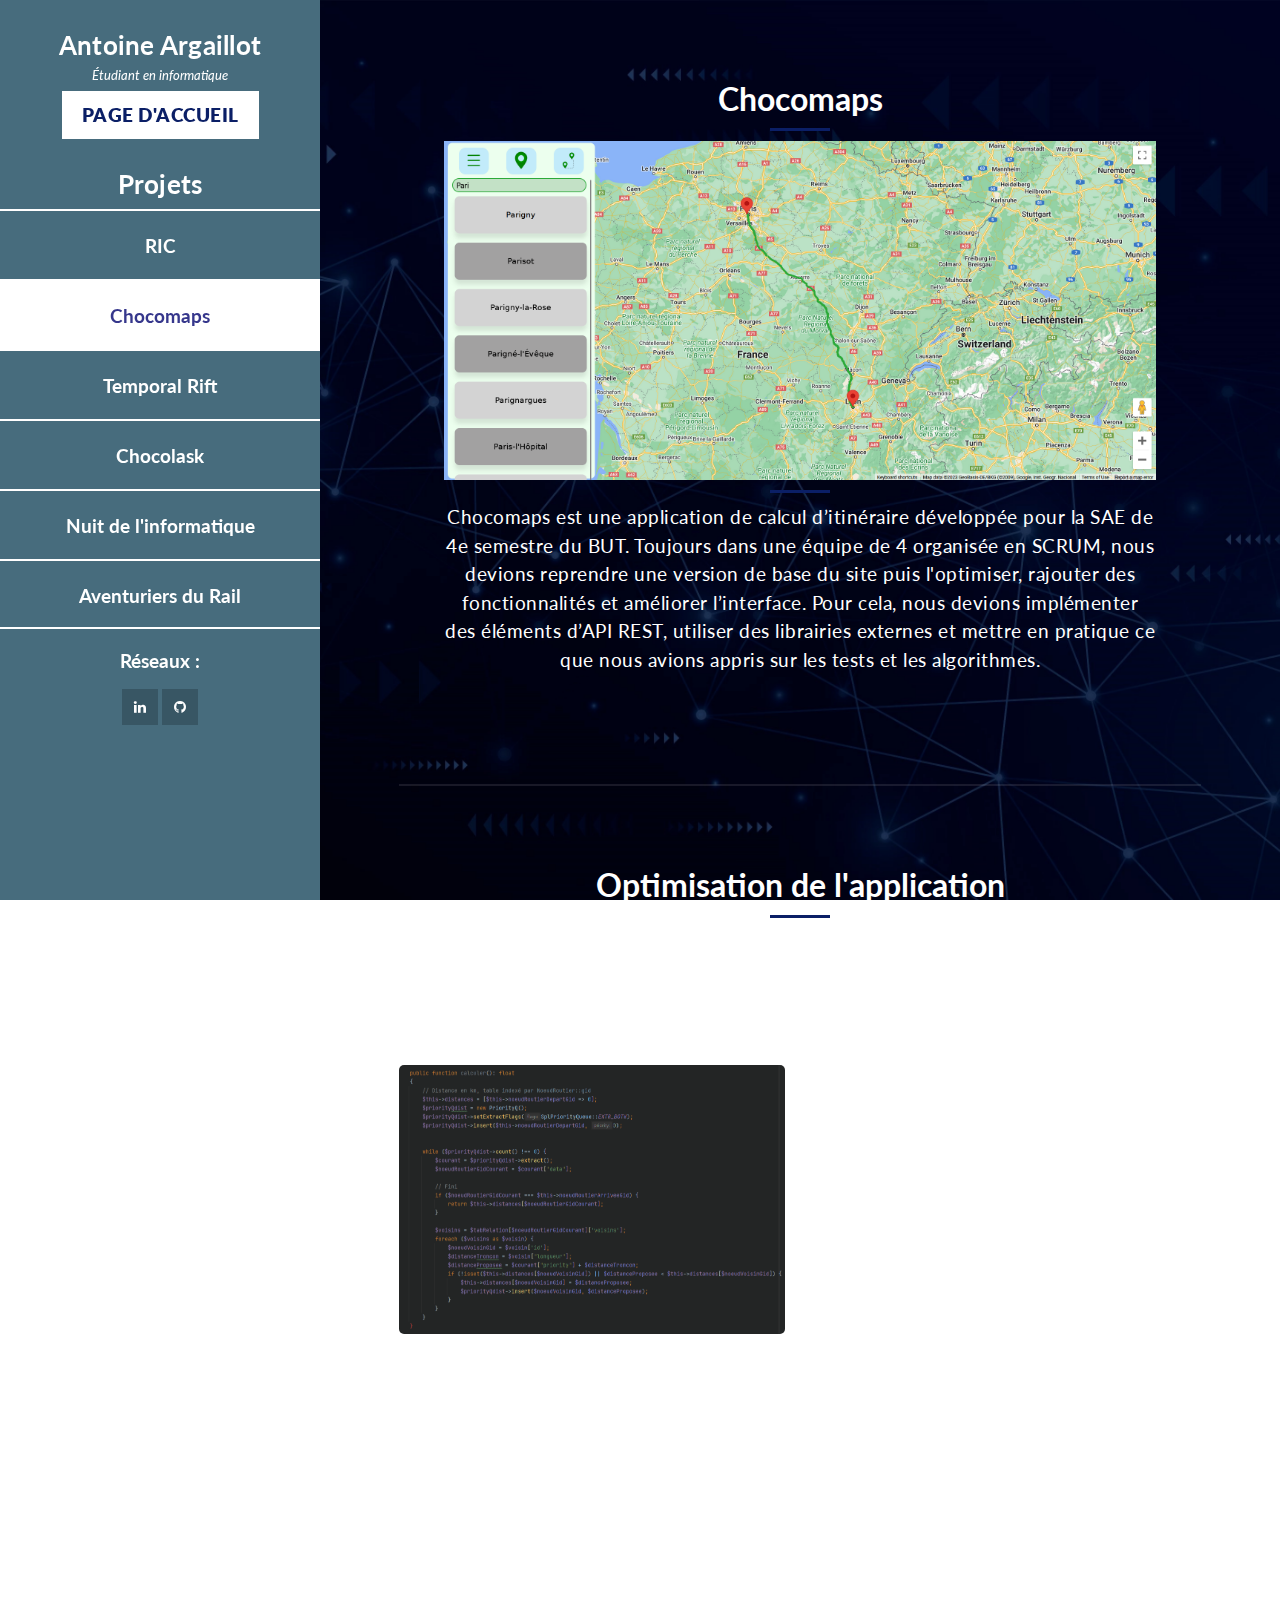
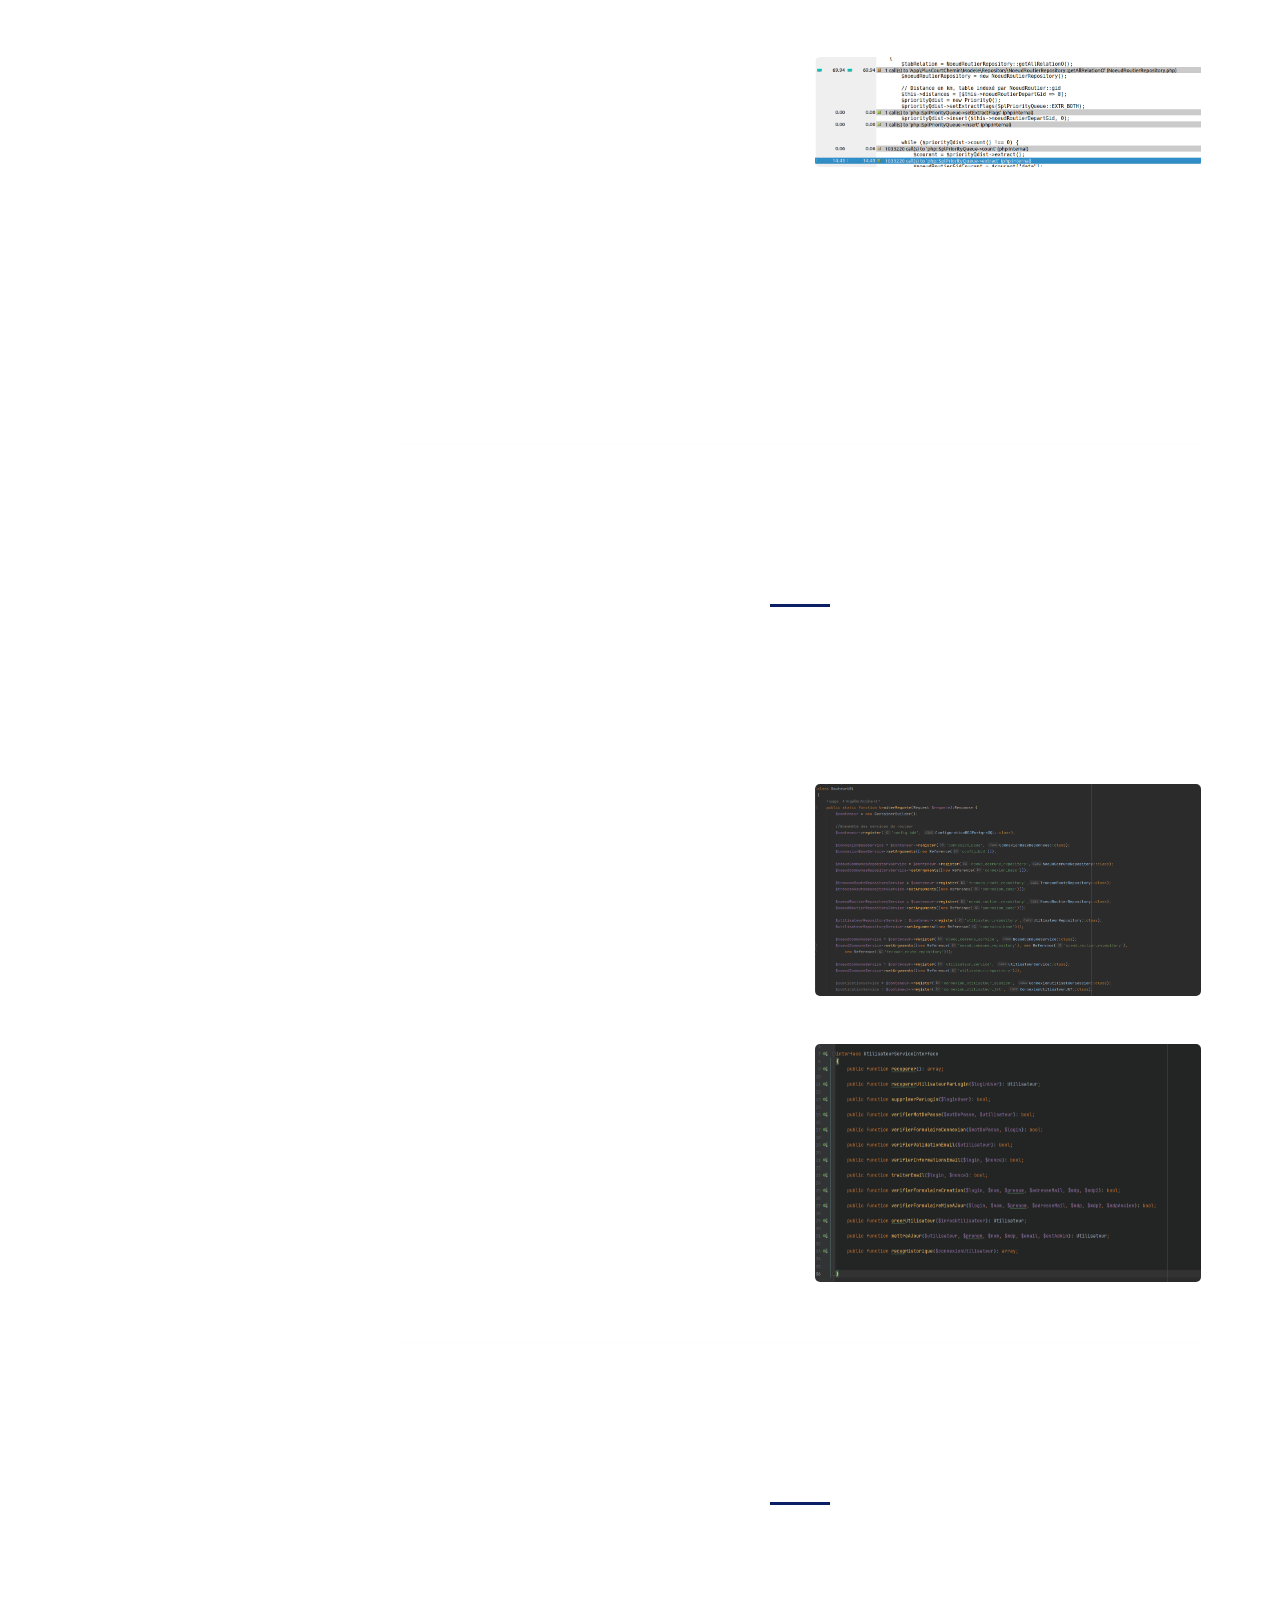
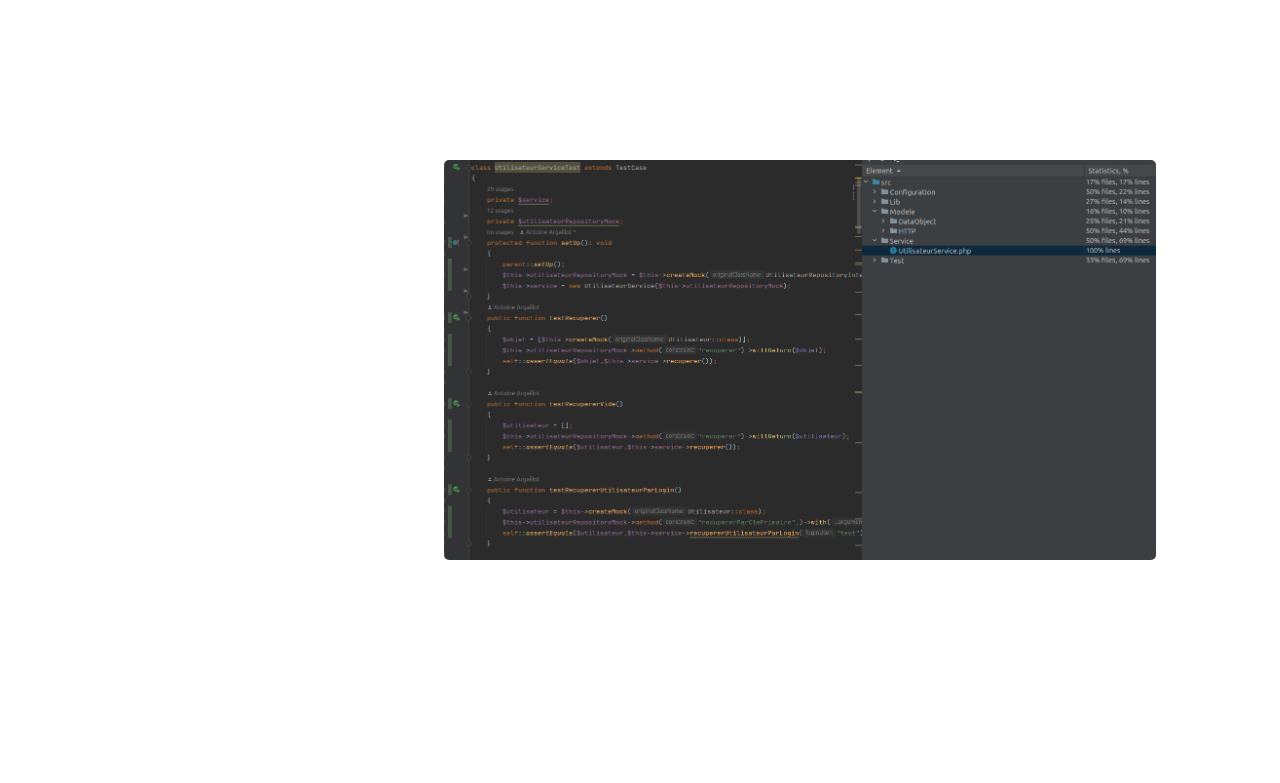
<file: Chocomaps.html>
<!DOCTYPE html>
<html lang="fr">
<head>
    <meta charset="utf-8"/>
    <meta
            name="viewport"
            content="width=device-width, initial-scale=1, shrink-to-fit=no"
    />
    <meta name="description" content=""/>
    <meta name="author" content=""/>
    <link
            href="https://fonts.googleapis.com/css?family=Lato:100,300,400,700,900"
            rel="stylesheet"
    />

    <title>Chocomaps Portfolio</title>
    <!--
    Reflux Template
    https://templatemo.com/tm-531-reflux
    -->
    <!-- Bootstrap core CSS -->
    <link href="vendor/bootstrap/css/bootstrap.min.css" rel="stylesheet"/>

    <!-- Additional CSS Files -->
    <link rel="stylesheet" href="assets/css/fontawesome.css"/>
    <link rel="stylesheet" href="assets/css/templatemo-style.css"/>
    <link rel="stylesheet" href="assets/css/owl.css"/>
    <link rel="stylesheet" href="assets/css/lightbox.css"/>
    <link rel="stylesheet" href="assets/css/perso.css"/>
</head>

<body>
<div id="page-wraper">
    <!-- Sidebar Menu -->
    <div class="responsive-nav">
        <i class="fa fa-bars" id="menu-toggle"></i>
        <div id="menu" class="menu">
            <i class="fa fa-times" id="menu-close"></i>
            <div class="container">
                <div class="author-content">
                    <h4>Antoine Argaillot</h4>
                    <span>Étudiant en informatique</span>
                    <div class="button home-button">
                        <a href="index.html#section3">Page d'accueil</a>
                    </div>
                </div>
                <h4>Projets</h4>

                <nav class="main-nav">
                    <ul class="main-menu">
                        <li><a href="Inovea_RIC.html">RIC</a></li>
                        <li class="active"><a href="Chocomaps.html">Chocomaps</a></li>
                        <li><a href="temporalRift.html">Temporal Rift</a></li>
                        <li><a href="Chocolask.html">Chocolask</a></li>
                        <li><a href="nuitInfo.html">Nuit de l'informatique</a></li>
                        <li><a href="AventuriersDuRail.html">Aventuriers du Rail</a></li>
                    </ul>
                </nav>
                <div class="social-network">
                    <p class="reseaux">Réseaux :</p>
                    <ul>
                        <li>
                            <a href="https://www.linkedin.com/in/antoine-argaillot/"><i class="fa fa-linkedin"></i></a>
                        </li>
                        <li>
                            <a href="https://github.com/Phiroy"><i class="fa fa-github"></i></a>
                        </li>
                    </ul>
                </div>
            </div>
        </div>
    </div>

    <section class="section">
        <div class="container">
            <div class="section-heading">
                <h2>Chocomaps</h2>
                <div class="line-dec"></div>
                <img
                        src="assets/images/chocomaps/chocomaps.png"
                        alt="sq-sample26"
                />
                <div class="line-dec"></div>
                <span
                >Chocomaps est une application de calcul d’itinéraire développée pour la SAE de 4e semestre du BUT.
                    Toujours dans une équipe de 4 organisée en SCRUM, nous devions reprendre une version de base du site puis l'optimiser,
                    rajouter des fonctionnalités et améliorer l’interface. Pour cela, nous devions implémenter des éléments d’API REST,
                    utiliser des librairies externes et mettre en pratique ce que nous avions appris sur les tests et les algorithmes.</span
                >


            </div>

                <div class="left-image-post">
                    <div class="row">
                        <div class="section-heading">
                            <h2>Optimisation de l'application</h2>
                            <div class="line-dec"></div>

                            <span
                            >Depuis le code de base fourni, nous avons tous cherché différentes manières de l’optimiser avec différentes approches sur les multiples parties de l’application.</span
                            >
                        </div>
                        <div class="col-md-6">
                            <div class="left-image">
                                <img src="assets/images/chocomaps/dijkstraPriorityQ.png" alt=""/>
                            </div>
                        </div>
                        <div class="col-md-6">
                            <div class="right-text">
                                <h4>Algorithmes de calcul de trajet</h4>

                                <p>
                                    Une première étape a été la recherche d’un meilleur algorithme, celui de base, dijkstra, fonctionnait, mais ne pouvait pas supporter de grands trajets.
                                    Nous sommes passés par plusieurs alternatives, d’une version améliorée de dijkstra à un A* utilisant le cache.
                                    Pour ma part, j’ai développé une version de dijkstra avec une priority queue afin d’optimiser la récupération de la ville la plus intéressante par rapport à la distance.
                                    Bien qu’elle ne fut pas utilisée dans la version finale, cela m’a permis de revoir dijkstra et faire ma propre implémentation de priority queue.

                                </p>
                            </div>
                        </div>
                        <div class="image-less">
                        <h4>Base de données</h4>

                        <p>
                            Un ensemble d’opérations a été effectué sur la base de données.
                            Par exemple, nous avons mis des index sur les attributs les plus importants et créé des vues matérialisées pour réduire la complexité et le temps des requêtes.

                        </p>
                        </div>
                        <div class="col-md-6">
                            <div class="right-text">
                                <h4>Profilage avec XDebug</h4>

                                <p>
                                    Pour guider l’optimisation, j’ai installé l’extension XDebug qui permet non seulement de pouvoir utiliser les breakpoint sur l’IDE et donc d’analyser le code,
                                    mais aussi de pouvoir faire du “profiling” pour observer le comportement du code.
                                    En effet, grâce à cet outil, j’ai pu mettre en avant les méthodes qui concentrent le plus de temps, avec notamment le nombre d’appels effectués,
                                    et donc, proposer des pistes d’améliorations sur les endroits clef.

                                </p>
                            </div>
                        </div>
                        <div class="col-md-6">
                            <div class="right-image">
                                <img src="assets/images/chocomaps/XDebug.png" alt=""/>
                            </div>
                        </div>

                    </div>
                </div>



                <div class="right-image-post">
                    <div class="section-heading">
                        <h2>Refonte de l'architecture</h2>
                        <div class="line-dec"></div>
                        <span
                        >Plusieurs changements majeurs ont été effectués sur l’architecture du projet en vue de mieux séparer les différentes couches.</span
                        >
                    </div>
                    <div class="row">

                        <div class="col-md-6">
                            <div class="right-text">
                                <h4>API REST</h4>

                                <p>
                                    Plusieurs changements ont été fait pour que notre application respecte les principes d’API REST.
                                    J'ai ainsi implémenté le système de routage, la gestion d’authentification des utilisateurs en stockant un jeton dans les cookies et la création systématique d’interfaces.


                                </p>
                            </div>
                        </div>
                        <div class="col-md-6">
                            <div class="left-image">
                                <img src="assets/images/chocomaps/routeurURL.png" alt=""/>
                            </div>
                        </div>

                    </div>

                    <div class="row">

                        <div class="col-md-6">
                            <div class="right-text">
                                <h4>MVCS</h4>

                                <p>
                                    Nous sommes également passés à une architecture MVCS (Model View Controller Service) pour mieux organiser notre code.
                                    J’ai donc refactor le code des contrôleurs vers les services pour séparer la logique métier
                                    afin de faciliter la compréhension et respecter le principe de responsabilité unique.


                                </p>
                            </div>
                        </div>
                        <div class="col-md-6">
                            <div class="left-image">
                                <img src="assets/images/chocomaps/MVCS.png" alt=""/>
                            </div>
                        </div>

                    </div>
                </div>

            <div class="right-image-post">

                <div class="section-heading">
                    <h2>Tests unitaires</h2>
                    <div class="line-dec"></div>
                    <p>
                        Je me suis chargé de développer l’ensemble des tests du projet avec l’extension PHPUnit. Le refactor du code vers les services a été d’une grande aide, le retour des méthodes de services pouvant être testé directement.
                    </p>
                    <p>
                        De plus, la création d’interface des API a permis la mise en place de mock pour mes tests. Grâce au mock et aux services, j’ai pu vérifier les résultats de chaque méthode individuellement.
                    </p>
                    <p>
                        Enfin, j’ai tenu compte de la couverture de code comme critère afin de créer les tests les plus pertinents pour toucher le plus de lignes de code.
                    </p>
                    <div class="left-image">
                        <img src="assets/images/chocomaps/UtilisateurServiceTest.png" alt=""/>
                    </div>
                </div>




            </div>


        </div>
    </section>


</div>

<!-- Scripts -->
<!-- Bootstrap core JavaScript -->
<script src="vendor/jquery/jquery.min.js"></script>
<script src="vendor/bootstrap/js/bootstrap.bundle.min.js"></script>

<script src="assets/js/isotope.min.js"></script>
<script src="assets/js/owl-carousel.js"></script>
<!--    <script src="assets/js/lightbox.js"></script>-->
<script src="assets/js/custom.js"></script>

</body>
</html>
</file>
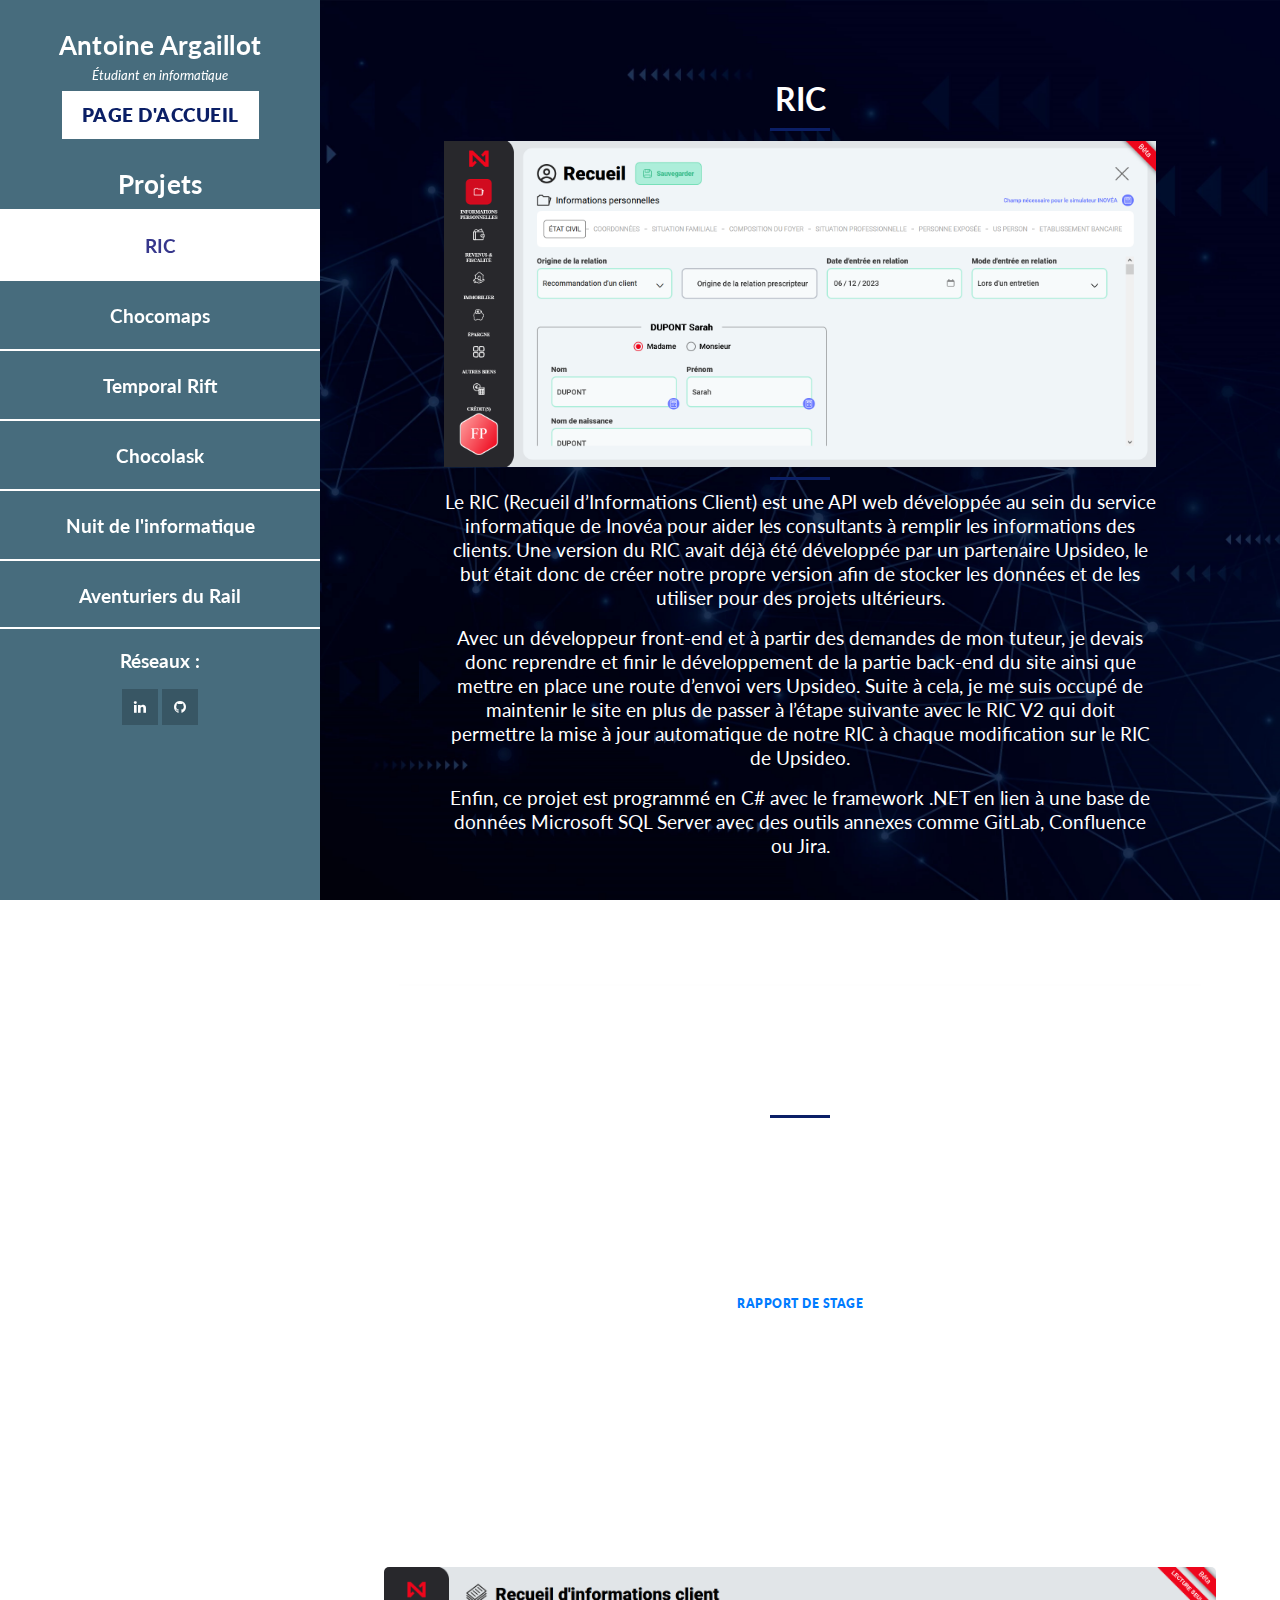
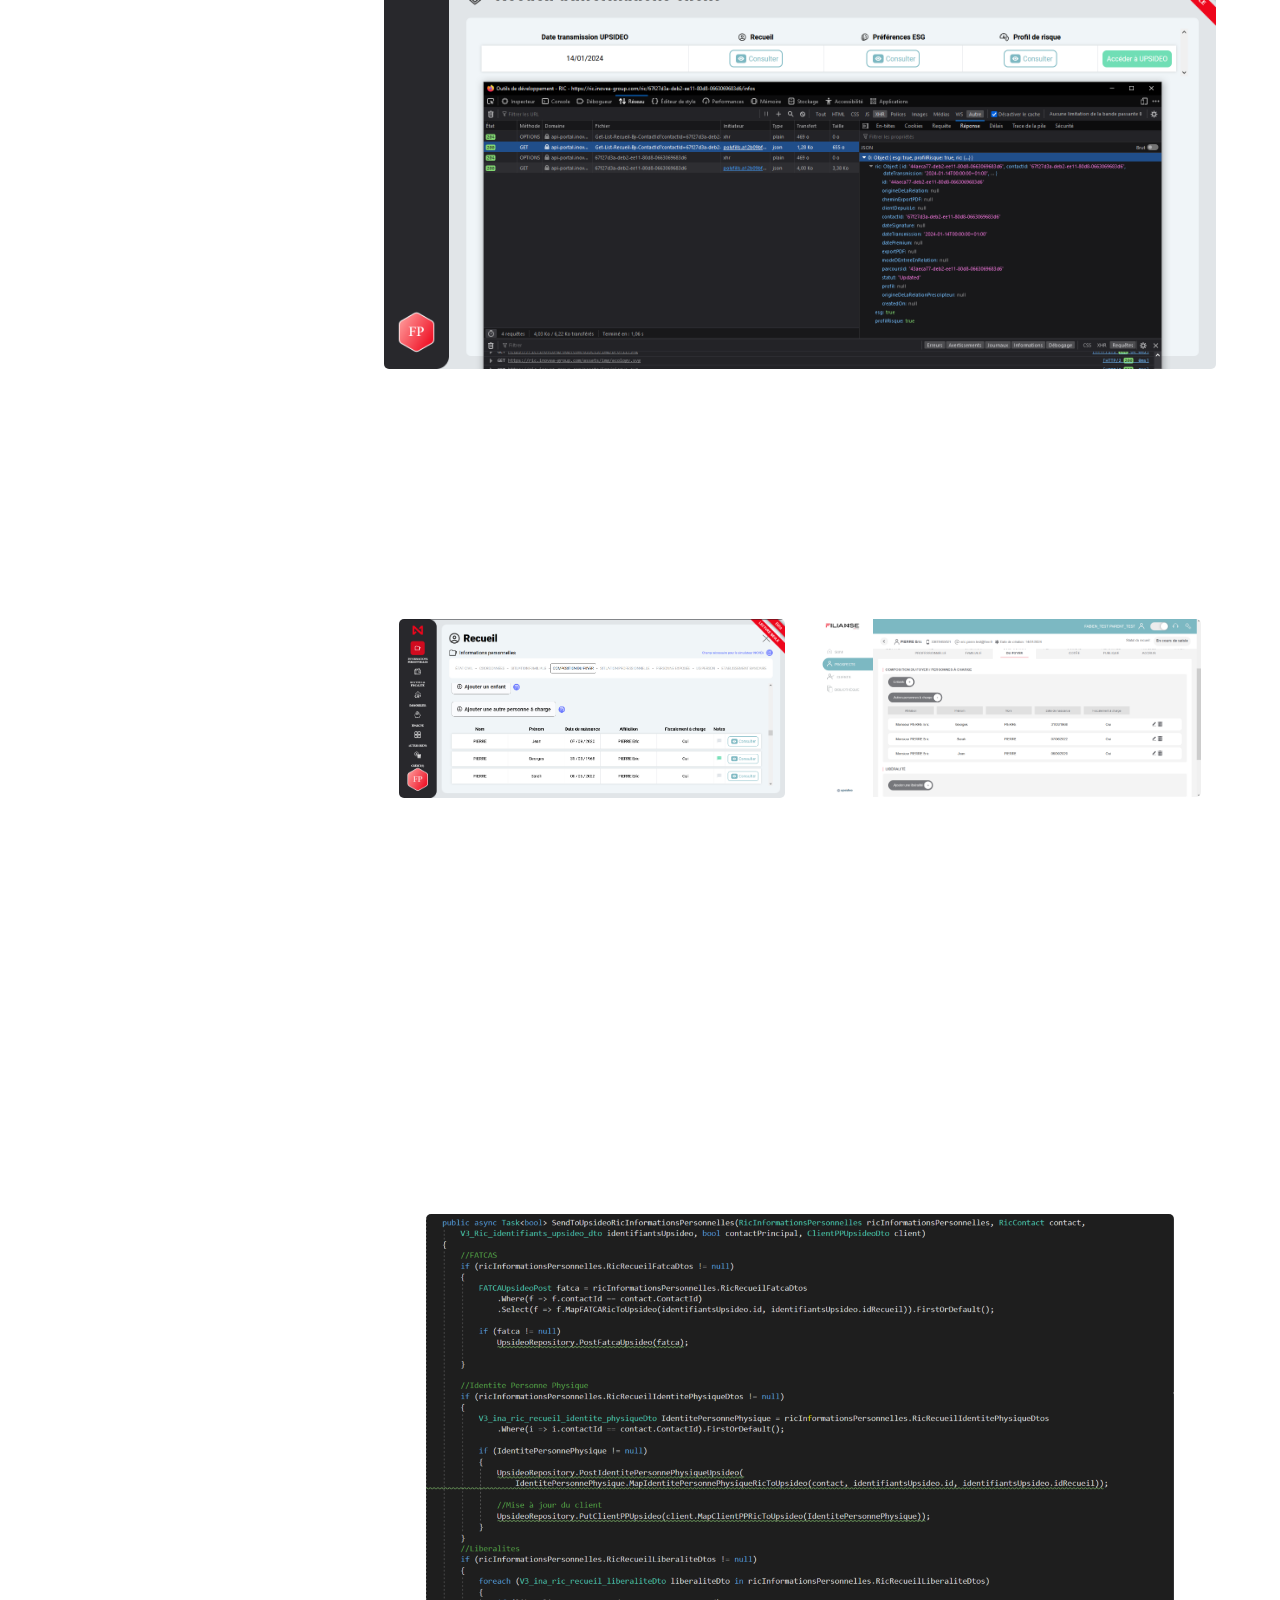
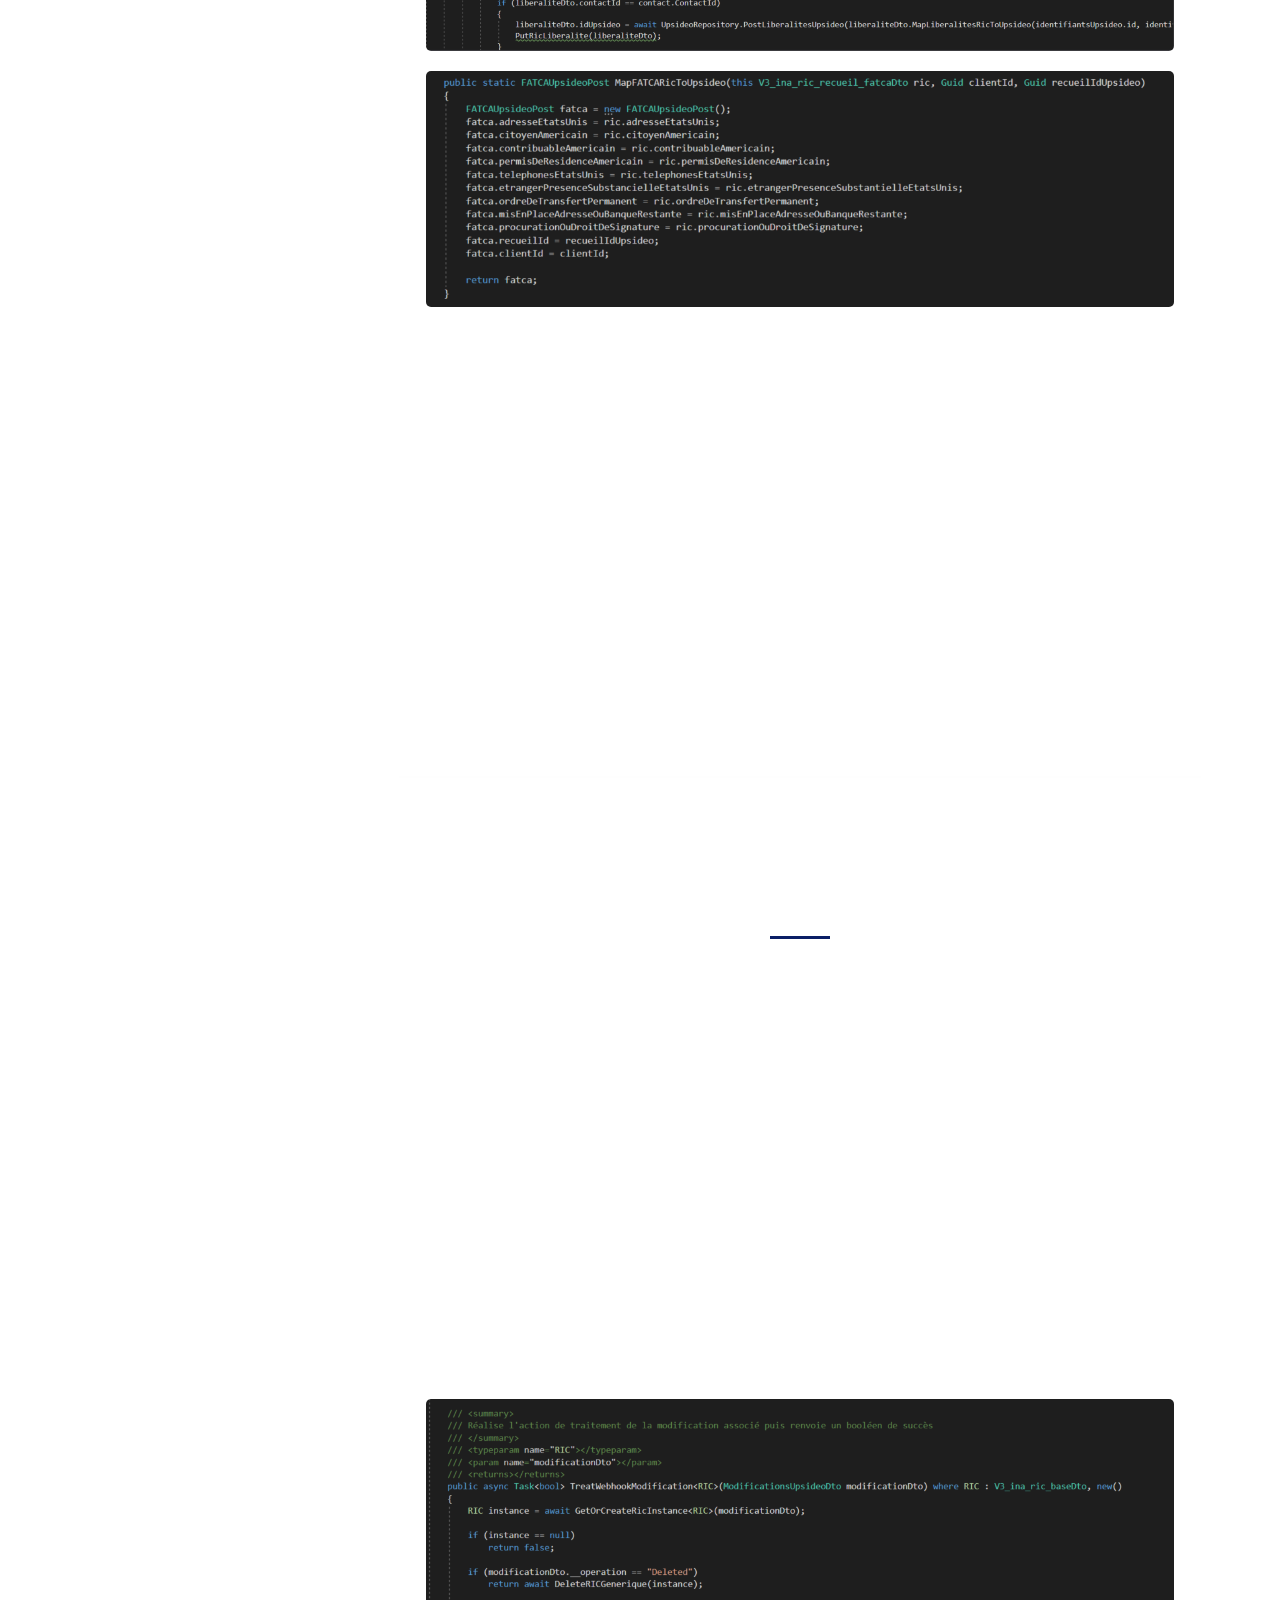
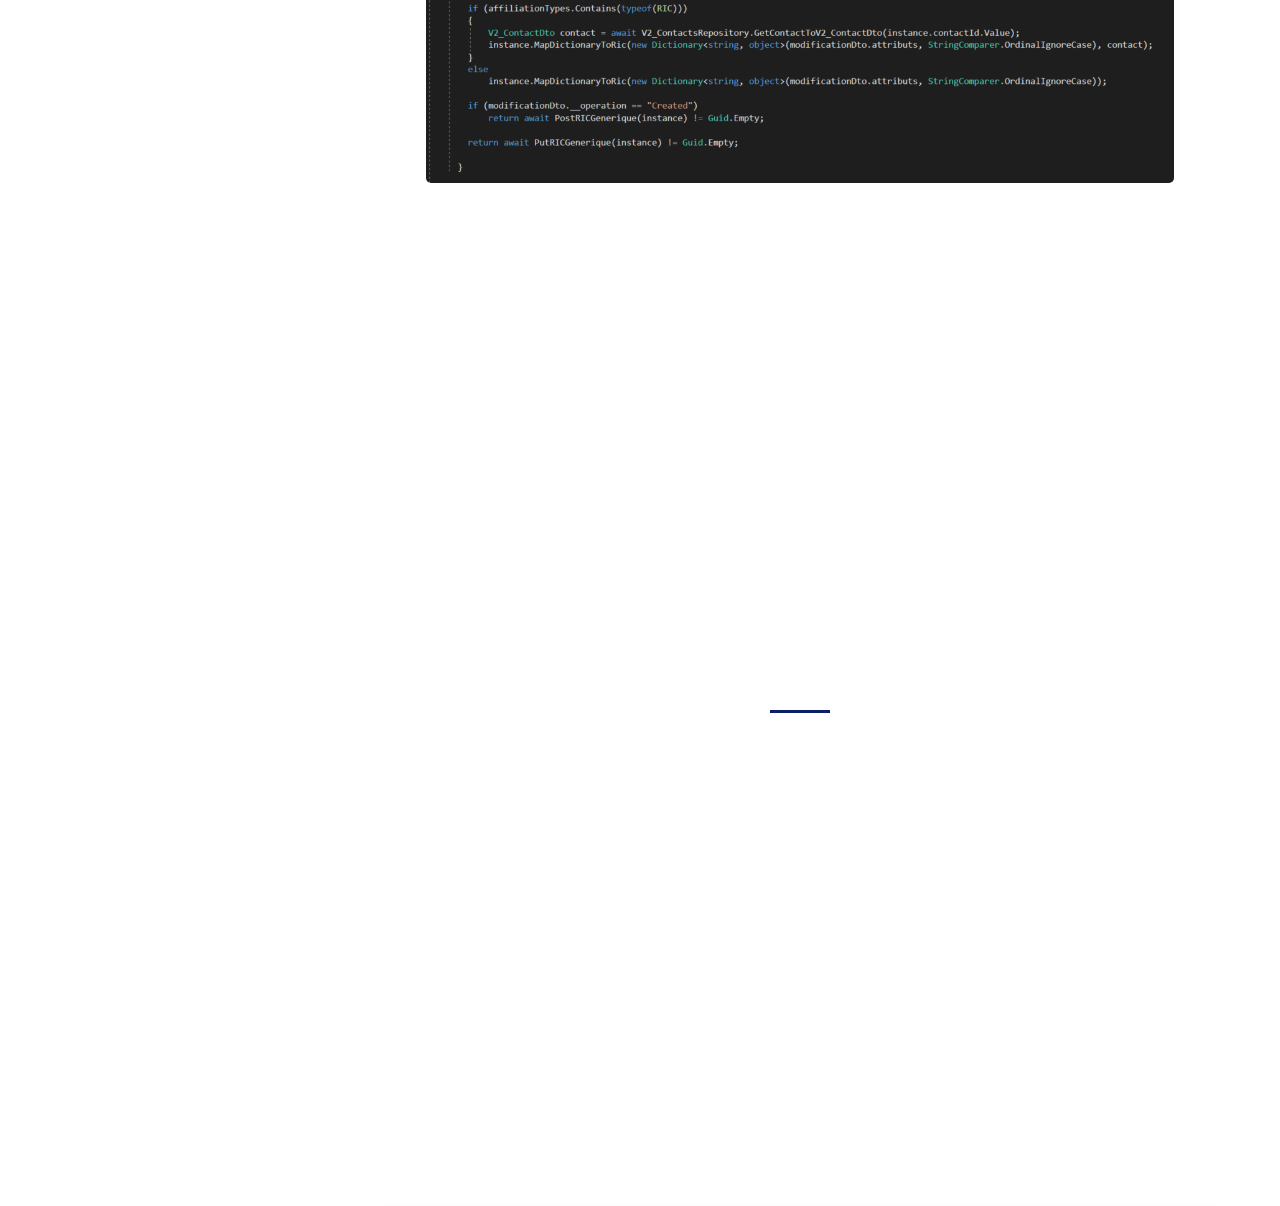
<file: Inovea_RIC.html>
<!DOCTYPE html>
<html lang="fr">
<head>
    <meta charset="utf-8"/>
    <meta
            name="viewport"
            content="width=device-width, initial-scale=1, shrink-to-fit=no"
    />
    <meta name="description" content=""/>
    <meta name="author" content=""/>
    <link
            href="https://fonts.googleapis.com/css?family=Lato:100,300,400,700,900"
            rel="stylesheet"
    />

    <title>RIC Portfolio</title>
    <!--
    Reflux Template
    https://templatemo.com/tm-531-reflux
    -->
    <!-- Bootstrap core CSS -->
    <link href="vendor/bootstrap/css/bootstrap.min.css" rel="stylesheet"/>

    <!-- Additional CSS Files -->
    <link rel="stylesheet" href="assets/css/fontawesome.css"/>
    <link rel="stylesheet" href="assets/css/templatemo-style.css"/>
    <link rel="stylesheet" href="assets/css/owl.css"/>
    <link rel="stylesheet" href="assets/css/lightbox.css"/>
</head>

<body>
<div id="page-wraper">
    <!-- Sidebar Menu -->
    <div class="responsive-nav">
        <i class="fa fa-bars" id="menu-toggle"></i>
        <div id="menu" class="menu">
            <i class="fa fa-times" id="menu-close"></i>
            <div class="container">
                <div class="author-content">
                    <h4>Antoine Argaillot</h4>
                    <span>Étudiant en informatique</span>
                    <div class="button home-button">
                        <a href="index.html#section3">Page d'accueil</a>
                    </div>
                </div>
                <h4>Projets</h4>

                <nav class="main-nav">
                    <ul class="main-menu">
                        <li class="active"><a href="Inovea_RIC.html">RIC</a></li>
                        <li><a href="Chocomaps.html">Chocomaps</a></li>
                        <li><a href="temporalRift.html">Temporal Rift</a></li>
                        <li><a href="Chocolask.html">Chocolask</a></li>
                        <li><a href="nuitInfo.html">Nuit de l'informatique</a></li>
                        <li><a href="AventuriersDuRail.html">Aventuriers du Rail</a></li>
                    </ul>
                </nav>
                <div class="social-network">
                    <p class="reseaux">Réseaux :</p>
                    <ul>
                        <li>
                            <a href="https://www.linkedin.com/in/antoine-argaillot/"><i class="fa fa-linkedin"></i></a>
                        </li>
                        <li>
                            <a href="https://github.com/Phiroy"><i class="fa fa-github"></i></a>
                        </li>
                    </ul>
                </div>
            </div>
        </div>
    </div>

    <section class="section">
        <div class="container">
            <div class="section-heading">
                <h2>RIC</h2>
                <div class="line-dec"></div>
                <img
                        src="assets/images/RIC/onglet%20info%20perso.png"
                        alt="sq-sample26"
                />
                <div class="line-dec"></div>
                <p>
                    Le RIC (Recueil d’Informations Client) est une API web développée au sein du service informatique
                    de Inovéa pour aider les consultants à remplir les informations des clients. Une version du RIC
                    avait déjà été développée par un partenaire Upsideo, le but était donc de créer notre propre version
                    afin de stocker les données et de les utiliser pour des projets ultérieurs.
                </p>
                <p>
                    Avec un développeur front-end et à partir des demandes de mon tuteur, je devais donc reprendre et
                    finir le développement de la partie back-end du site ainsi que mettre en place une route d’envoi
                    vers Upsideo.
                    Suite à cela, je me suis occupé de maintenir le site en plus de passer à l’étape suivante avec le
                    RIC V2 qui doit permettre la mise à jour automatique de notre RIC à chaque modification sur le RIC
                    de Upsideo.
                </p>
                <p>
                    Enfin, ce projet est programmé en C# avec le framework .NET en lien à une base de données Microsoft
                    SQL Server avec des outils annexes comme GitLab, Confluence ou Jira.
                </p>


            </div>

            <div class="left-image-post">

                <div class="section-heading">
                    <h2>RIC V1 </h2>
                    <div class="line-dec"></div>

                    <span
                    >Cette première version a été développée au sein de mon stage de 2e année de BUT et début d’alternance de la 3e pour une mise en production en octobre 2023.</span
                    >
                    <div class="rapportDiv">
                        <span
                        >Vous pouvez retrouver mon rapport de stage ci-dessous pour une explication détaillée de ce projet (ainsi que d'autres tâches sur lesquelles j'ai pu travailler):</span
                        >
                        <div class="button">
                            <a href="assets/Argaillot-Stage%20Inovéa-Rapport.pdf">Rapport de stage</a>
                        </div>
                    </div>


                </div>

                <div class="row">

                    <div class="col-md-6">

                    </div>
                        <div class="right-text">
                            <h4>back-end du formulaire</h4>

                            <p>
                                En collaboration avec un développeur front-end, j’ai développé une panoplie de routes
                                API afin de faire les différents traitements sur les données (CRUD) ou de fournir les
                                informations nécessaires pour certains traitements front.
                            </p>
                            <div class="left-image">
                                <img src="assets/images/RIC/exempleBackFront.png" alt=""/>
                            </div>
                            <p>
                                En plus de ces routes, j’ai mis en place les dernières tables manquantes en faisant
                                attention à la qualité de la structure, la version de Microsoft SQL Server que nous
                                utilisons étant difficile à manipuler et à modifier.
                                <br>Ce qui a été intéressant dans cette partie a été la concertation avec mon collègue et mon tuteur
                                pour déterminer ce dont on a besoin et qui du back ou du front s'en chargera.


                            </p>
                        </div>
                </div>
                <h4>Envoi à API partenaire Upsideo</h4>
                <div class="row">

                    <div class="col-md-6">
                        <div class="right-image">
                            <img src="assets/images/RIC/foyerExemple.png" alt=""/>
                        </div>
                    </div>
                    <div class="col-md-6">
                        <div class="right-image">
                            <img src="assets/images/RIC/foyerExempleUpsideo.png" alt=""/>
                        </div>
                    </div>

                </div>

                <p>
                    Le but de ma route d’envoi est de copier notre RIC vers Upsideo via la création d’un recueil et
                    l’envoi d’un maximum d’informations chez eux. Pour ce faire, j’avais accès à la documentation de
                    Upsideo avec un swagger contenant l’ensemble de leurs routes et objets en plus d’un contact avec un
                    technicien de Upsideo pour obtenir des informations ou tester qu’il n’y avait pas de problèmes.
                </p>
                <p>
                    Ce fut une entreprise assez conséquente qui a occupé la majorité de mon stage où j’ai importé une
                    grande partie du swagger de Upsideo et développé un ensemble de mappers pour passer de notre RIC à
                    Upsideo. De plus, j’ai dû faire attention à des éléments comme la synchronicité et la généricité
                    pour ne pas répéter mon code et optimiser le processus. De même, les multiples différences entre les
                    deux versions ont mené à des difficultés à la fois pour déterminer le lien et réaliser le mapping.
                </p>
                <div class="row ric-send-div">

                        <div class="right-image">
                            <img src="assets/images/RIC/envoiUpsideoOngletPersoCode.png" alt=""/>
                        </div>
                        <div class="right-image">
                            <img src="assets/images/RIC/fatcaMapExemple.png" alt=""/>
                        </div>

                </div>
                <p>
                    Ce que je retiens de cette route a été l’importance de la documentation pour réaliser une API en
                    plus de m’avoir permis de maîtriser divers aspects de C#.
                </p>


                <div class="row">

                        <div class="right-text">
                            <h4>Maintenance et debug</h4>

                            <p>
                                Une fois mise en production, le support s’est mis à me rapporter les différents bugs
                                rencontrés sur le formulaire ou l’envoi. Ce fut l’occasion de revoir mon code à certains
                                endroits pour trouver une meilleure implémentation, simplifier ou juste corriger les
                                problèmes. Je n’étais pas uniquement chargé de revoir mon code, il y avait également
                                plusieurs routes annexes problématiques que j’ai testées et analysées afin de reporter
                                l’origine au développeur concerné.
                            </p>
                            <p>
                                Cela m’a vraiment montré l’importance de savoir naviguer dans le code avec les
                                breakpoints pour voir l’état des variables, mais aussi de bien organiser son code pour
                                qu’il soit compréhensible rapidement.

                            </p>
                        </div>


                </div>

            </div>


            <div class="right-image-post">
                <div class="section-heading">
                    <h2>RIC V2</h2>
                    <div class="line-dec"></div>
                    <span
                    >Depuis la mise en production de la V1, je travaille activement au développement de cette V2 dont l’objectif final est d'avoir des RIC constamment à jour dans notre base.</span
                    >
                </div>

                        <div class="right-text">
                            <h4>Mise à jour via webhook</h4>

                            <p>
                                J’ai basé ma conception sur un webhook développé par Upsideo. Celui-ci nous envoie des
                                listes de modifications réalisées à intervalle régulier. Dans le but d’éviter la
                                répétition de code en gérant chaque entité individuellement, j’ai mis en place un
                                système générique combinant plusieurs fonctionnalités de C# telles que le polymorphisme,
                                la réflection et les méthodes génériques. Même si certains cas spécifiques font l’objet
                                de traitements supplémentaires, le système est suffisamment flexible pour gérer le reste
                                des entités. De même, j’ai utilisé la gestion des exceptions pour que la mise à jour se
                                poursuive peu importe si une modification est fautive.
                            </p>
                            <div class="row ric-send-div">

                                <div class="right-image">
                                    <img src="assets/images/RIC/traitementWebhookCode.png" alt=""/>
                                </div>


                            </div>
                            <p>
                                Revoir et combiner ces multiples éléments que j’avais déjà abordés en cours et en début
                                de projet a vraiment permis d’approfondir ma maîtrise en plus d’améliorer mes
                                compétences de conception pour mettre en place ce genre de système complexe.


                            </p>
                        </div>



                <div class="right-text">
                    <h4>Refactor</h4>

                    <p>
                        Un autre élément à revoir pour cette V2 est la qualité du code. En effet, le code s’est
                        accumulé au fur des mois avec une partie datant d’avant mon arrivée. Les bonnes
                        pratiques de programmation n’ont donc pas forcément été appliquées que ce soit en termes
                        de nommage, principe de responsabilité unique ou documentation. Un objectif secondaire
                        que je me suis donné est de diviser au plus mes méthodes lourdes et de commencer à créer
                        des classes plus spécialisées pour une meilleure organisation.


                    </p>
                </div>

        </div>

        <div class="section-heading">
            <h2>Bilan & horizons</h2>
            <div class="line-dec"></div>
            <p>
                Ce projet étant ma première expérience professionnelle, j’ai pu apprendre beaucoup autant au niveau de
                la technique que de la gestion de service. Pour ce qui est de la technique, C#, les routes API ou encore
                certains aspects de programmation sont beaucoup plus clairs pour moi et j’ai pu progressé en termes de
                qualité de code et d'autonomie pour la conception.
                Même si mon projet n’ait ni été organisé en agile ni spécifié, j’ai pu aborder l'expérience agile au
                sein du service via les daily meeting et un système léger de tâche.
            </p>



            <p>
                Enfin, concernant l’avenir du projet, je dois encore finir la V2 et après cela, il y aura encore deux
                versions supplémentaires pour intégrer respectivement les personnes morales et la création depuis
                Upsideo des RIC. Le fil rouge sur l’ensemble du projet étant de veiller attentivement à la qualité du
                code via le refactoring pour garantir la maintenabilité sur le long terme.
            </p>
        </div>


    </section>


</div>

<!-- Scripts -->
<!-- Bootstrap core JavaScript -->
<script src="vendor/jquery/jquery.min.js"></script>
<script src="vendor/bootstrap/js/bootstrap.bundle.min.js"></script>

<script src="assets/js/isotope.min.js"></script>
<script src="assets/js/owl-carousel.js"></script>
<!--    <script src="assets/js/lightbox.js"></script>-->
<script src="assets/js/custom.js"></script>

</body>
</html>
</file>
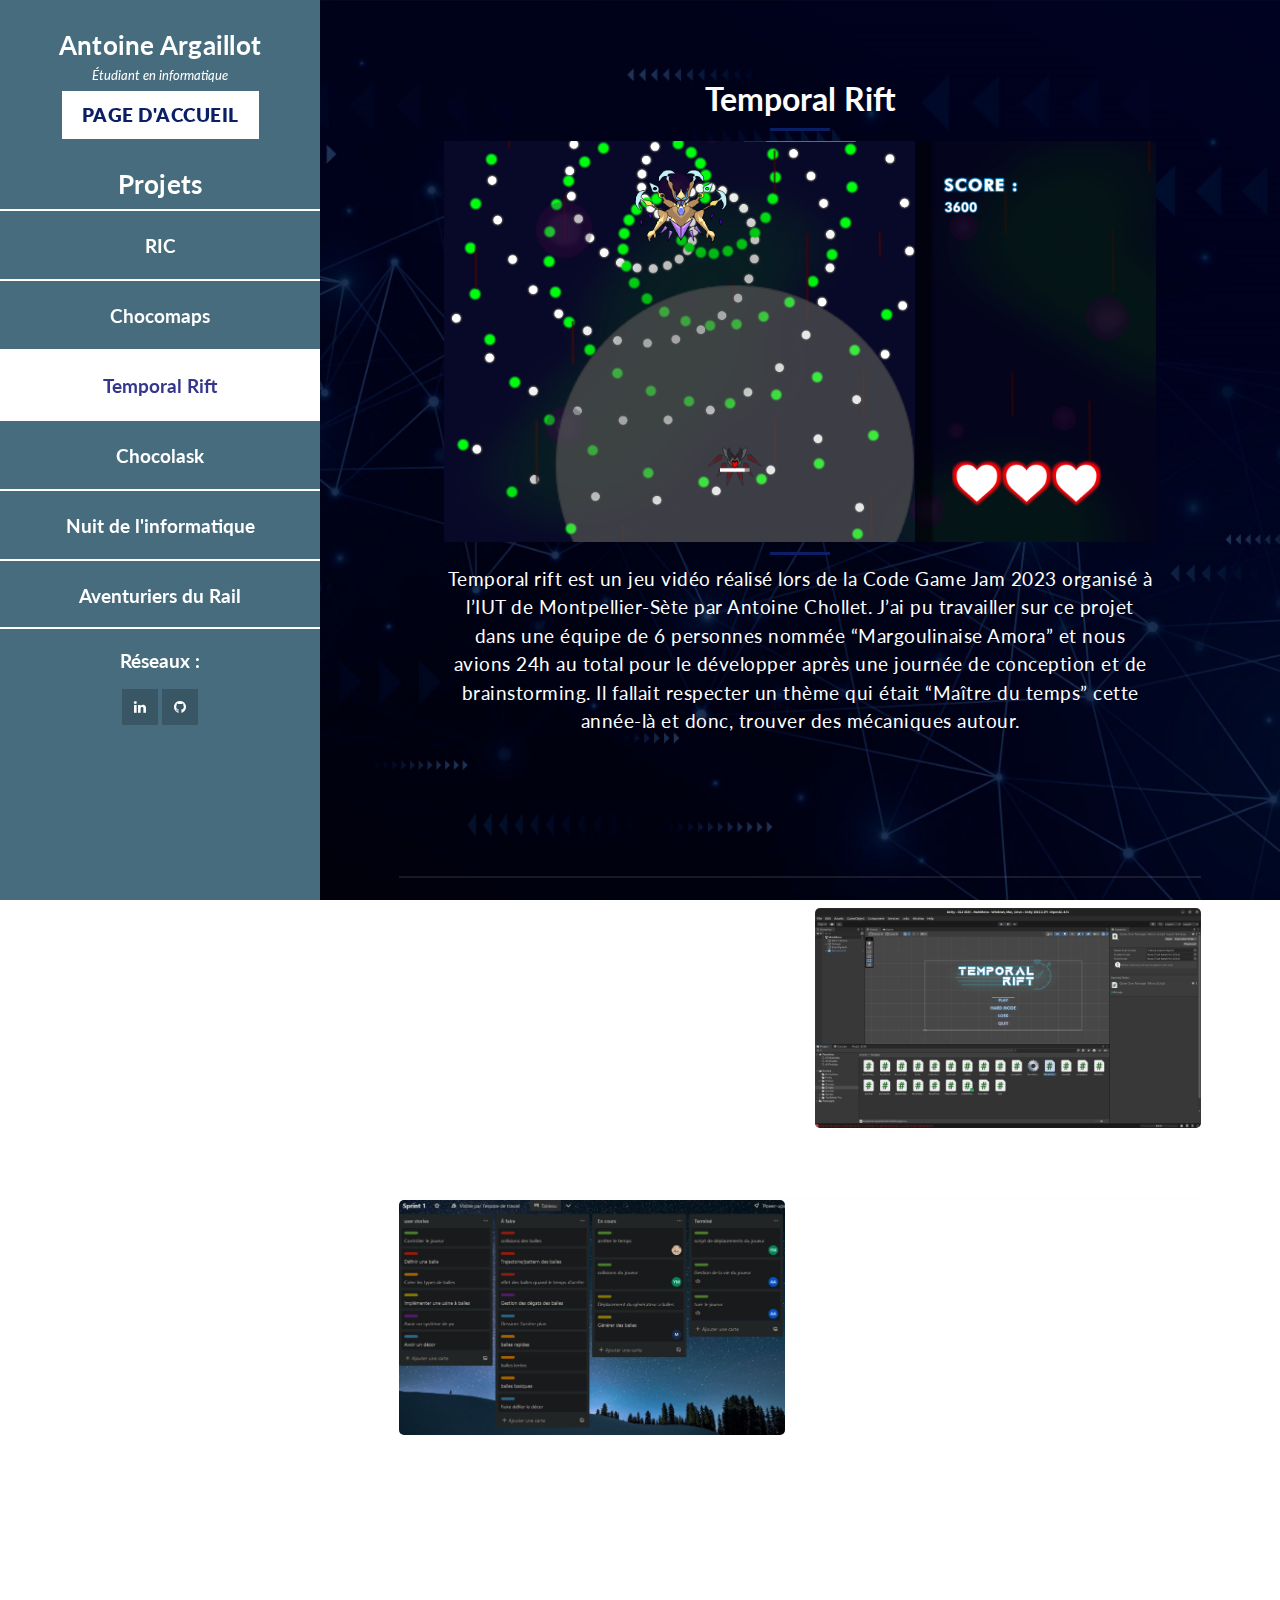
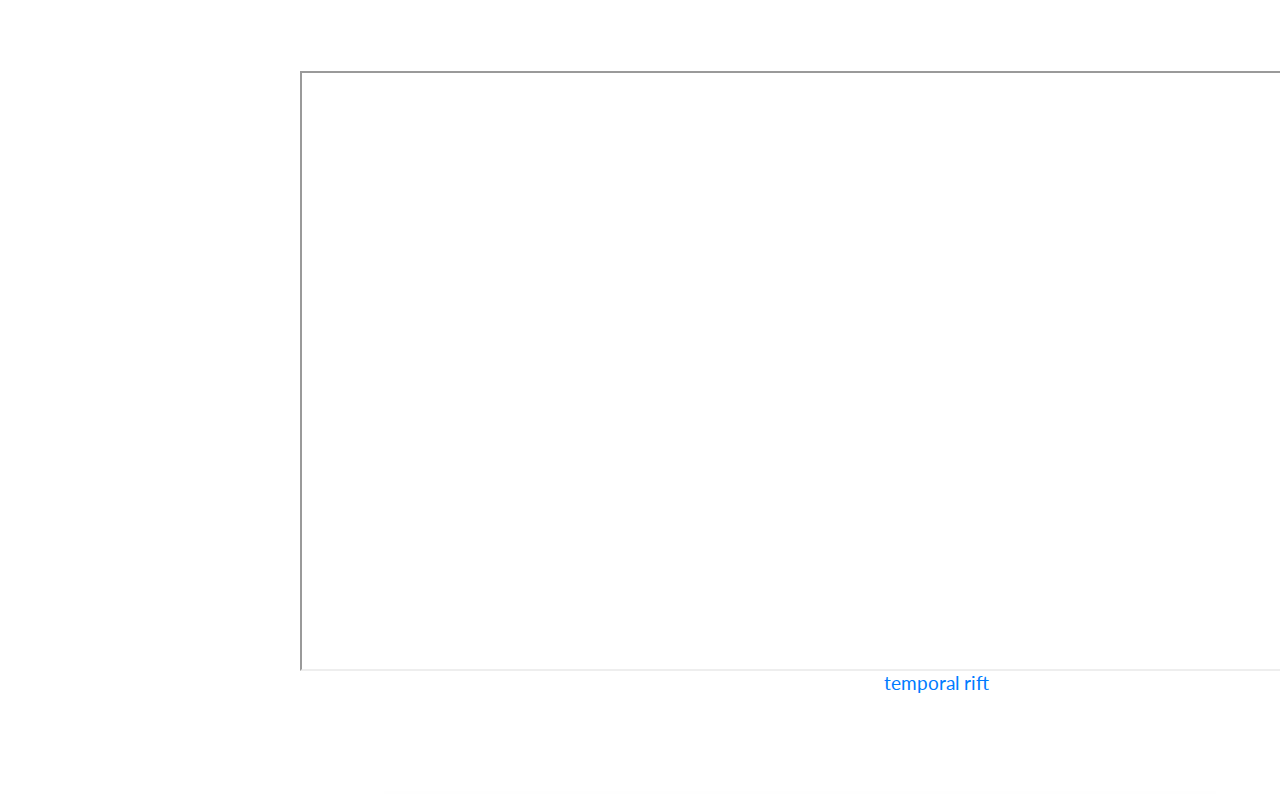
<file: temporalRift.html>
<!DOCTYPE html>
<html lang="fr">
<head>
    <meta charset="utf-8"/>
    <meta
            name="viewport"
            content="width=device-width, initial-scale=1, shrink-to-fit=no"
    />
    <meta name="description" content=""/>
    <meta name="author" content=""/>
    <link
            href="https://fonts.googleapis.com/css?family=Lato:100,300,400,700,900"
            rel="stylesheet"
    />

    <title>Temporal Rift Portfolio</title>
    <!--
    Reflux Template
    https://templatemo.com/tm-531-reflux
    -->
    <!-- Bootstrap core CSS -->
    <link href="vendor/bootstrap/css/bootstrap.min.css" rel="stylesheet"/>

    <!-- Additional CSS Files -->
    <link rel="stylesheet" href="assets/css/fontawesome.css"/>
    <link rel="stylesheet" href="assets/css/templatemo-style.css"/>
    <link rel="stylesheet" href="assets/css/owl.css"/>
    <link rel="stylesheet" href="assets/css/lightbox.css"/>
    <link rel="stylesheet" href="assets/css/perso.css"/>
</head>

<body>
<div id="page-wraper">
    <!-- Sidebar Menu -->
    <div class="responsive-nav">
        <i class="fa fa-bars" id="menu-toggle"></i>
        <div id="menu" class="menu">
            <i class="fa fa-times" id="menu-close"></i>
            <div class="container">
                <div class="author-content">
                    <h4>Antoine Argaillot</h4>
                    <span>Étudiant en informatique</span>
                    <div class="button home-button">
                        <a href="index.html#section3">Page d'accueil</a>
                    </div>
                </div>
                <h4>Projets</h4>

                <nav class="main-nav">
                    <ul class="main-menu">
                        <li><a href="Inovea_RIC.html">RIC</a></li>
                        <li><a href="Chocomaps.html">Chocomaps</a></li>
                        <li class="active"><a href="temporalRift.html">Temporal Rift</a></li>
                        <li><a href="Chocolask.html">Chocolask</a></li>
                        <li><a href="nuitInfo.html">Nuit de l'informatique</a></li>
                        <li><a href="AventuriersDuRail.html">Aventuriers du Rail</a></li>
                    </ul>
                </nav>
                <div class="social-network">
                    <p class="reseaux">Réseaux :</p>
                    <ul>
                        <li>
                            <a href="https://www.linkedin.com/in/antoine-argaillot/"><i class="fa fa-linkedin"></i></a>
                        </li>
                        <li>
                            <a href="https://github.com/Phiroy"><i class="fa fa-github"></i></a>
                        </li>
                    </ul>
                </div>
            </div>
        </div>
    </div>

    <section class="section">
        <div class="container">
            <div class="section-heading">
                <h2>Temporal Rift</h2>
                <div class="line-dec"></div>
                <img
                        src="assets/images/temporalrift/temporalRift.png"
                        alt="sq-sample26"
                />
                <div class="line-dec"></div>
                <span
                >Temporal rift est un jeu vidéo réalisé lors de la Code Game Jam 2023 organisé à l’IUT de Montpellier-Sète par Antoine Chollet.
                    J’ai pu travailler sur ce projet dans une équipe de 6 personnes nommée “Margoulinaise Amora”
                    et nous avions 24h au total pour le développer après une journée de conception et de brainstorming.
                    Il fallait respecter un thème qui était “Maître du temps” cette année-là et donc, trouver des mécaniques autour.</span
                >


            </div>
            <div class="right-image-post">
                <div class="row">

                    <div class="col-md-6">
                        <div class="right-text">
                            <h4>Outils utilisés</h4>
                            <p>
                                nous avons utilisé le moteur Unity et le langage C# pour le côté technique tout en nous servant de plastic SMC afin de versionner et communiquer le
                                projet.
                                Ne maîtrisant pas ces outils, nous avons appris au fur et à mesure de la Code Game Jam comment les
                                utiliser.
                            </p>
                        </div>
                    </div>
                    <div class="col-md-6">
                        <div class="left-image">
                            <img src="assets/images/temporalrift/unity.png" alt=""/>
                        </div>
                    </div>
                </div>
            </div>
            <div class="left-image-post">
                <div class="row">
                    <div class="col-md-6">
                        <div class="left-image">
                            <img src="assets/images/temporalrift/trelloCGJ.jpg" alt=""/>
                        </div>
                    </div>
                    <div class="col-md-6">
                        <div class="right-text">
                            <h4>Organisation</h4>
                            <p>
                                Nous avons aussi appliqué en partie la méthode SCRUM avec la planification des tâches
                                principales sur un tableau trello afin d'avoir une idée des fonctionnalités à implémenter
                                et de la répartition dans le groupe.
                            </p>
                        </div>
                    </div>
                </div>
            </div>
        </div>
        <div class="video">
            <p>
                Plusieurs experts du domaine sont venus nous voir pour nous donner des conseils, notamment sur
                comment améliorer la prise en main par le joueur à travers le game design. Nous avons par exemple
                incrémenter la difficulté de phase en phase pour laisser le temps d’assimiler les mécaniques.
                Au final, l'attention portée au game design en plus d'un concept solide nous a permis d'obtenir la seconde place de la compétition.
            </p>

            <p>Vous pouvez voir la vidéo démo du jeu ci-dessous :</p>
            <iframe id="temporalRift"  src="https://www.youtube.com/embed/WStJxC5VBPo"></iframe>
            <p>le jeu est disponible sur ce lien : <a href="https://mikachue.itch.io/temporal-rift">temporal rift</a></p>

        </div>
    </section>


</div>

<!-- Scripts -->
<!-- Bootstrap core JavaScript -->
<script src="vendor/jquery/jquery.min.js"></script>
<script src="vendor/bootstrap/js/bootstrap.bundle.min.js"></script>

<script src="assets/js/isotope.min.js"></script>
<script src="assets/js/owl-carousel.js"></script>
<!--    <script src="assets/js/lightbox.js"></script>-->
<script src="assets/js/custom.js"></script>

</body>
</html>
</file>
<file: assets/css/carrousel.css>
* {box-sizing:border-box}

/* Slideshow container */
.slideshow-container {
    width: 55%;
    max-width: 1000px;
    position: relative;
    margin: auto;
}

/* Hide the images by default */
.mySlides {
    display: none;
}

/* Next & previous buttons */
.prev, .next {
    cursor: pointer;
    position: absolute;
    top: 50%;
    width: auto;
    margin-top: -22px;
    padding: 16px;
    color: white;
    font-weight: bold;
    font-size: 18px;
    transition: 0.6s ease;
    border-radius: 0 3px 3px 0;
    user-select: none;
}

/* Position the "next button" to the right */
.next {
    right: 0;
    border-radius: 3px 0 0 3px;
}

/* On hover, add a black background color with a little bit see-through */
.prev:hover, .next:hover {
    background-color: rgba(0,0,0,0.8);
}

/* Caption text */
.text {
    color: #f2f2f2;
    font-size: 15px;
    padding: 8px 12px;
    position: absolute;
    bottom: 8px;
    width: 100%;
    text-align: center;
}

/* Number text (1/3 etc) */
.numbertext {
    color: #f2f2f2;
    font-size: 12px;
    padding: 8px 12px;
    position: absolute;
    top: 0;
}

/* The dots/bullets/indicators */
.dot {
    cursor: pointer;
    height: 15px;
    width: 15px;
    margin: 0 2px;
    background-color: #bbb;
    border-radius: 50%;
    display: inline-block;
    transition: background-color 0.6s ease;
}

.active, .dot:hover {
    background-color: #717171;
}

/* Fading animation */
.fade {
    animation-name: fade;
    animation-duration: 1.5s;
}

@keyframes fade {
    from {opacity: .4}
    to {opacity: 1}
}

.fade:not(.show) {
    opacity: 1;
}
</file>
<file: assets/css/perso.css>
.video{
    display: flex;
    flex-direction: column;
    align-items: center;
    text-align: center;
}

#temporalRift {
    width: 1000px;
    height: 600px;
}
</file>
<file: assets/css/templatemo-style.css>
/*

Reflux Template

https://templatemo.com/tm-531-reflux

*/

@import url(fontawesome.css);
@import url("https://fonts.googleapis.com/css?family=Lato:100,300,400,700,900");

body {
    font-family: 'Lato', sans-serif;
}

#page-wraper {
    background: url(../images/background.jpg) no-repeat center center fixed ;
    -webkit-background-size: cover;
    -moz-background-size: cover;
    -o-background-size: cover;
    background-size: cover;

    width: 100%;
}


/* Basic */

body {
    overflow-x: hidden;
}

input,
select,
textarea {
    outline: none;
}

a,
a:hover {
    text-decoration: none;
}

p {
    font-size: 19px;
    line-height: 24px;
    color: #fff;
}

h4 {
    font-size: 26px;
    font-weight: 700;
    color: #fff;
    letter-spacing: 0.25px;
}

img {
    width: 100%;
    overflow: hidden;
}

ul {
    padding: 0;
    margin: 0;
    list-style: none;
}

ul li {
    display: inline-block;
}

html {
    -webkit-box-sizing: border-box;
    -moz-box-sizing: border-box;
    box-sizing: border-box;
}

*,
*:before,
*:after {
    -webkit-box-sizing: inherit;
    -moz-box-sizing: inherit;
    box-sizing: inherit;
}

.clearfix {
    zoom: 1;
}

.clearfix:before,
.clearfix:after {
    content: "";
    display: table;
}

.clearfix:after {
    clear: both;
}

.container {
    margin: 0 auto;
}

.main-nav {
    text-align: center;
}

.main-nav li:last-child a {
    border-bottom: 2px solid #fff;
}

.main-nav li {
    display: block;
}

.main-nav li a {
    height: 70px;
    line-height: 70px;
    display: inline-block;
    font-size: 19px;
    font-weight: 700;
    color: #fff;
    width: 100%;
    transition: all 0.5s;
    border-top: 2px solid #fff;
}

.main-nav li:hover a,
.main-nav li.active a {
    background: #fff;
    color: #36378c;
}

/* Sidebar Menu */

.menu .image {
    margin-top: 30px;
}

.menu .image img {
    width: 50%;
    border-radius: 50%;
    text-align: center;
}

.menu .author-content {
    margin: 30px 0px 30px 0px;
}

.menu .author-content h4 {
    margin-bottom: 0px;
}

.menu .author-content span {
    font-size: 13px;
    font-style: italic;
    color: #fff;
}

.menu .social-network {
    margin-top: 20px;
}

.menu .social-network p {
    font-size: 19px;
    font-weight: 700;
    color: #fff;
}

.menu .social-network ul li {
    margin: 0 3px;
}

.menu .social-network ul li a {
    width: 40px;
    height: 40px;
    display: inline-block;
    text-align: center;
    line-height: 40px;
    background-color: rgba(0, 0, 0, 0.2);
    color: #fff;
    font-size: 14px;
    transition: all 0.5s;
}

.menu .social-network ul li a:hover {
    background-color: #fff;
    color: #0B1F66;
}

.cv {
    margin-top: 20px;
}

.menu .copyright-text {
    position: relative;
    margin-top: 30px;
}

.menu .copyright-text p {
    border-top: 1px solid rgba(250, 250, 250, 0.1);
    display: inline-block;
    width: 100%;
    padding-left: 30px;
    padding-right: 30px;
    padding-top: 20px;
    font-size: 13px;
}

.menu:before,
.menu:after {
    content: "";
    display: table;
}

.menu:after {
    clear: both;
}

.menu a {
    text-decoration: none;
    color: inherit;
}

.menu {
    text-align: center;
}

.menu::-webkit-scrollbar {
    display: none;
}

.menu {
    left: 2%;
    -webkit-transition: -webkit-transform 233ms cubic-bezier(0, 0, 0.21, 1);
    -webkit-overflow-scrolling: touch;
    background-color: #476c7d;
    box-sizing: border-box;
    height: 100vh;
    max-height: 100vh !important;
    max-width: 80vw !important;
    min-width: 45px !important;
    outline: none;
    overflow-x: hidden !important;
    overflow-y: auto !important;
    padding: 0;
    position: fixed !important;
    top: calc(0px);
    width: 20%;
    will-change: transform;
    z-index: 9999 !important;
}

.menu-toggle {
    color: #fff;
    cursor: pointer;
    font-size: 25px;
    position: fixed;
    right: 25px;
    top: 25px;
}

#menu-toggle {
    z-index: 999;
    cursor: pointer;
    position: fixed;
    top: 0;
    left: 0;
    color: #0B1F66;
    background-color: #fff;
    width: 60px;
    height: 60px;
    text-align: center;
    display: inline-block;
    line-height: 60px;
}

.menu-close {
    cursor: pointer;
}

#menu-close {
    cursor: pointer;
    text-align: right;
    color: #0B1F66;
    background-color: #fff;
    width: 100%;
    height: 60px;
    text-align: center;
    display: inline-block;
    line-height: 60px;
}


/* Section */

.section {
    color: #fff;
    width: 70%;
    right: 10%;
    left: 25%;
    position: relative;
    min-height: 100vh;
    padding-bottom: 80px;
    border-bottom: 3px solid rgba(250, 250, 250, 0.25);
}

.section-heading {
    text-align: center;
    padding: 80px 45px;
}

.section-heading h2 {
    font-size: 32px;
    font-weight: 700;
    color: #fff;
}

.section-heading h4 {
    margin-top: 25px;
}

.section-heading .title-start {
    text-align: start;
}

.section-heading .line-dec {
    width: 60px;
    height: 3px;
    background-color: #0B1F66;
    margin: 10px auto;
}

.section-heading .start-line {
    margin: 10px 30px;
    width: 100px;

}

.section-heading span {
    margin-top: 5px;
    font-size: 19px;
    color: #fff;
    letter-spacing: 0.5px;
}


/* Buttons */

.white-button a {
    display: inline-block;
    padding: 12px 20px;
    background-color: #fff;
    color: #0B1F66;
    font-size: 13px;
    font-weight: 800;
    letter-spacing: 0.5px;
    text-transform: uppercase;
    transition: all 0.5s;
}

.white-button a:hover {
    background-color: #0B1F66;
    color: #fff;
}

.button {
    display: inline-block;
    padding: 10px 20px;
    background-color: #fff;
    color: #0B1F66;
    font-size: 12px;
    font-weight: 800;
    letter-spacing: 0.5px;
    text-transform: uppercase;
    transition: all 0.5s;
    border: none;
    outline: none;
    cursor: pointer;
}

.button {
    display: inline-block;
    padding: 10px 20px;
    background-color: #fff;
    color: #0B1F66;
    font-size: 12px;
    font-weight: 800;
    letter-spacing: 0.5px;
    text-transform: uppercase;
    transition: all 0.5s;
    border: none;
    outline: none;
    cursor: pointer;
}



.button:hover {
    outline: none;
    background-color: #0B1F66;
    color: #fff;
}

#cv {
    margin-top: 20px;
    background-color: rgba(0, 0, 0, 0.2);
    color: #fff;
}

#cv:hover {
    background-color: #fff;
    color: #3a3b8c;
}




/* Left & Right Post */

.right-image-post {
    margin-top: 60px;
    margin-bottom: 60px;
    padding-top: 30px;

    border-top: 2px solid rgba(250, 250, 250, 0.1);
}

.left-image-post {
    margin-top: 30px;
    margin-bottom: 60px;

    border-top: 2px solid rgba(250, 250, 250, 0.1);
}

.left-image img,
.right-image img {
    border-radius: 5px;
}

.right-image-post h4,
.left-image-post h4 {
    margin-top: 5px;

}

.right-image-post p,
.left-image-post p {
    margin-top: 20px;
}

.right-image-post .white-button,
.left-image-post .white-button {
    margin-top: 30px;
}


/* Services */

.my-services .col-md-6 {
    padding-left: 5px;
    padding-right: 5px;
}

.service-item {
    margin-bottom: 25px;
    padding: 50px;
    background-color: rgba(250, 250, 250, 0.1);
    transition: all 0.5s;
    display: flex;
    flex-direction: column;
}

.service-item h4 {
    transition: all 0.5s;
}

.service-item p {
    margin-top: 2px;
    transition: all 0.5s;
}

.service-item li {
    transition: all 0.5s;
}


.service-item:hover {
    background-color: rgba(250, 250, 250, 1);
}

.service-item:hover h4 {
    color: #1e1e1e;
}

.service-item:hover p {
    color: #4a4a4a;
}

.service-item:hover li {
    color: #4a4a4a;
}

.service-item .service-icon {
    width: 70px;
    height: 70px;
    display: inline-block;
    margin-bottom: 30px;
    background-size: cover;
    background-repeat: no-repeat;
    transition: all 0.5s;
}

.service-item .first-service-icon {
    background-image: url(../images/divers/first-white-icon.png);
}

.service-item:hover .first-service-icon {
    background-image: url(../images/divers/first-main-icon.png);
}

.service-item .second-service-icon {
    background-image: url(../images/divers/second-white-icon.png);
}

.service-item:hover .second-service-icon {
    background-image: url(../images/divers/second-main-icon.png);
}

.service-item .third-service-icon {
    background-image: url(../images/divers/third-white-icon.png);
}

.service-item:hover .third-service-icon {
    background-image: url(../images/divers/third-main-icon.png);
}

.service-item .fourth-service-icon {
    background-image: url(../images/divers/fourth-white-icon.png);
}

.service-item:hover .fourth-service-icon {
    background-image: url(../images/divers/fourth-main-icon.png);
}


/* My Work */



section.my-work .section-heading {
    text-align: center;
    padding: 40px 45px 10px 45px;
}

.isotope-wrapper {
    position: relative;
    width: 100%;
    margin: auto;
}

.isotope-toolbar input[type="radio"] {
    display: none;
}

.isotope-toolbar span {
    text-transform: capitalize;
    display: inline-block;
    margin-right: 15px;
    padding-bottom: 3px;
    font-size: 15px;
    font-weight: 700;
    border-bottom: 2px solid transparent;
    transform: ease-in-out 0.5s;
    cursor: pointer;
}

.isotope-toolbar input[type="radio"]:checked + span {
    color: #0B1F66;
    border-bottom: 2px solid #0B1F66;
}

.isotope-box {
    position: relative;
    width: 100%;
}

.isotope-toolbar {
    text-align: center;
    margin: 10px;
}

.isotope-toolbar p {
    border-top: 1px solid #fff;
    padding-top: 15px;
}

.isotope-toolbar a {
    color: #fff;
}

.isotope-item {
    position: relative;
    width: 60%;
    margin: 1%;
    padding-bottom: 30px;
    margin-bottom: 30px;
}

.isotope-item img {
    top: 0;
    left: 0;
    min-height: 100%;
    min-width: 100%;
    width: 100%;
    height: 100%;
    border-radius: 5px;
}

.lazyload {
    background: #f7f7f7;
}

.lazyloading {
    background: #f7f7f7 url(//afarkas.github.io/lazysizes/assets/imgs/loader.gif) no-repeat center;
    min-height: 60px;
}

figure.snip1321 {
    overflow: hidden;
    text-align: center;
    -webkit-perspective: 50em;
    perspective: 50em;
}

figure.snip1321 * {
    -webkit-box-sizing: padding-box;
    box-sizing: padding-box;
    -webkit-transition: all 0.2s ease-out;
    transition: all 0.2s ease-out;
}

figure.snip1321 figcaption {
    top: 50%;
    position: absolute;
    z-index: 1;
    opacity: 0;
    height: 100%;
    width: 100%;
    justify-content: center;
    display: flex;
    flex-direction: column;
}

figure.snip1321 h4 {
    margin-top: 15px;
    margin-bottom: 5px;
    color: #232323;
}

figure.snip1321 span {
    font-size: 14px;
    font-style: italic;
    display: block;
    color: #7a7a7a;
}

figure.snip1321 i {
    position: relative !important;
    font-size: 18px;
    background-color: #0B1F66;
    width: 40px;
    height: 40px;
    display: inline-block;
    text-align: center;
    line-height: 40px;
    border-radius: 5px;
    color: #fff;
}

figure.snip1321:after {
    background-color: #ffffff;
    position: absolute;
    content: "";
    display: block;
    top: 20px;
    left: 20px;
    right: 20px;
    bottom: 20px;
    -webkit-transition: all 0.4s ease-in-out;
    transition: all 0.4s ease-in-out;
    -webkit-transform: rotateX(-90deg);
    transform: rotateX(-90deg);
    -webkit-transform-origin: 50% 50%;
    -ms-transform-origin: 50% 50%;
    transform-origin: 50% 50%;
    opacity: 0;
}

figure.snip1321 a {
    left: 0;
    right: 0;
    top: 0;
    bottom: 0;
    z-index: 1;
}

figure.snip1321:hover figcaption,
figure.snip1321.hover figcaption {
    -webkit-transform: translateY(-50%);
    transform: translateY(-50%);
    opacity: 1;
    -webkit-transition-delay: 0.2s;
    transition-delay: 0.2s;
}

figure.snip1321:hover:after,
figure.snip1321.hover:after {
    -webkit-transform: rotateX(0);
    transform: rotateX(0);
    opacity: 0.9;
}


/* Contact Me */

section.contact-me {
    border-bottom: none;
}

#contact input {
    background-color: rgba(250, 250, 250, 0.1);
    border: 1px solid rgba(250, 250, 250, 1);
    border-radius: 0px;
    margin-bottom: 30px;
    color: #fff;
    font-size: 14px;
    height: 40px;
    line-height: 40px;
    width: 100%;
    padding-left: 15px;
}

#contact input:focus {
    outline: none;
    box-shadow: none;
}

#contact textarea {
    background-color: rgba(250, 250, 250, 0.1);
    border: 1px solid rgba(250, 250, 250, 1);
    border-radius: 0px;
    margin-bottom: 30px;
    color: #fff;
    font-size: 14px;
    height: 180px;
    max-height: 220px;
    line-height: 40px;
    width: 100%;
    padding-left: 15px;
}

#contact textarea:focus {
    outline: none;
    box-shadow: none;
}

#contact {
    text-align: center;
}

@media screen and (max-width: 1680px) {
    .menu {
        left: 5%;
    }

    .section {
        color: #fff;
        width: 65%;
        right: 5%;
        left: 30%;
    }
}

@media screen and (max-width: 1680px) and (min-width: 846px) {
    .menu .social-network ul li a {
        width: 36px;
        height: 36px;
        line-height: 36px;
    }

    .menu .social-network ul li {
        margin: 0;
    }

    .menu .image {
        margin-top: 30px;
    }
}

@media screen and (max-width: 1280px) {
    .menu {
        left: 0%;
    }

    .right-image-post h4,
    .left-image-post h4 {
        margin-top: 0px;
    }

    .right-image-post p,
    .left-image-post p {
        margin-top: 15px;
    }

    .right-image-post .white-button,
    .left-image-post .white-button {
        margin-top: 25px;
    }

}

.menu .container {
    padding-left: 0;
    padding-right: 0;
}

@media screen and (max-width: 1280px) and (min-width: 846px) {
    .menu {
        width: 25%;
    }
}

#menu-toggle,
#menu-close {
    display: none;
}



@media screen and (max-width: 845px) {
    #menu-toggle,
    #menu-close {
        display: inline-block;
    }

    .menu {
        width: 320px;
        -webkit-transform: translateX(-100%) !important;
        transform: translateX(-100%) !important;
        transition: -webkit-transform 233ms cubic-bezier(0, 0, 0.21, 1);
        transition: transform 233ms cubic-bezier(0, 0, 0.21, 1);
        transition: transform 233ms cubic-bezier(0, 0, 0.21, 1), -webkit-transform 233ms cubic-bezier(0, 0, 0.21, 1);
    }

    .menu .image {
        margin-top: 40px;
    }

    .menu .image img {
        width: 120px;
        height: 120px;
    }

    .menu .author-content {
        margin: 20px 0px 40px 0px;
    }

    .menu .container {
        padding-left: 15px;
        padding-right: 15px;
    }

    .menu.open {
        display: inline-block;
        -webkit-transform: translateX(0) !important;
        transform: translateX(0) !important;
    }

    .responsive-nav {
        display: inline-block;
    }

    .section {
        width: 94%;
        right: 3%;
        left: 3%;
    }

    .isotope-item {
        width: 94%;
        margin: 3%;
    }

    .left-image-post img {
        margin-bottom: 30px;
    }

    .right-image-post img {
        margin-top: 30px;
    }

    .isotope-item {
        border-bottom: none;
        text-align: center;
    }

    .isotope-toolbar {
        margin-bottom: 20px;
    }


}


/*new*/

.project-container {
    display: grid;
    grid-template-columns: repeat(2, 1fr);

}

.project-container .isotope-item {
    width: 90%;
}

.contact {
    justify-content: center;
}
.grid {
    display: grid;
    grid-template-columns: repeat(3, 1fr);

}

.grid li {
    font-size: larger;
}

.author-content {
    display: flex;
    flex-direction: column;
    align-items: center;
    row-gap: 5px;
}

.home-button {
    width: fit-content;
    font-size: larger;
}

.image-less {
    padding-left: 15px;
    margin-top: 20px;
    margin-bottom: 40px;
}

.ric-send-div {
    display: flex;
    flex-direction: column;
    row-gap: 20px;
    align-items: center;
}

.ric-send-div .right-image{
    display: flex;
    justify-content: center;
}

.ric-send-div img {
    width: 90%;
}

.right-image-post {
    row-gap: 30px;
    display: flex;
    flex-direction: column;
}

.left-image-post {
    row-gap: 30px;
    display: flex;
    flex-direction: column;
}

.rapportDiv {
    display: flex;
    flex-direction: column;
    row-gap: 10px;
}

.rapportDiv .button {
    width: fit-content;
    align-self: center;
}

.center {
    display: flex;
    flex-direction: column;
    justify-content: center;
    align-items: center;
}

.center .button {
    width: fit-content;
}

.center p {
    text-align: center;
}

.center div {
  column-gap: 15px;
    display: flex;
}
</file>
